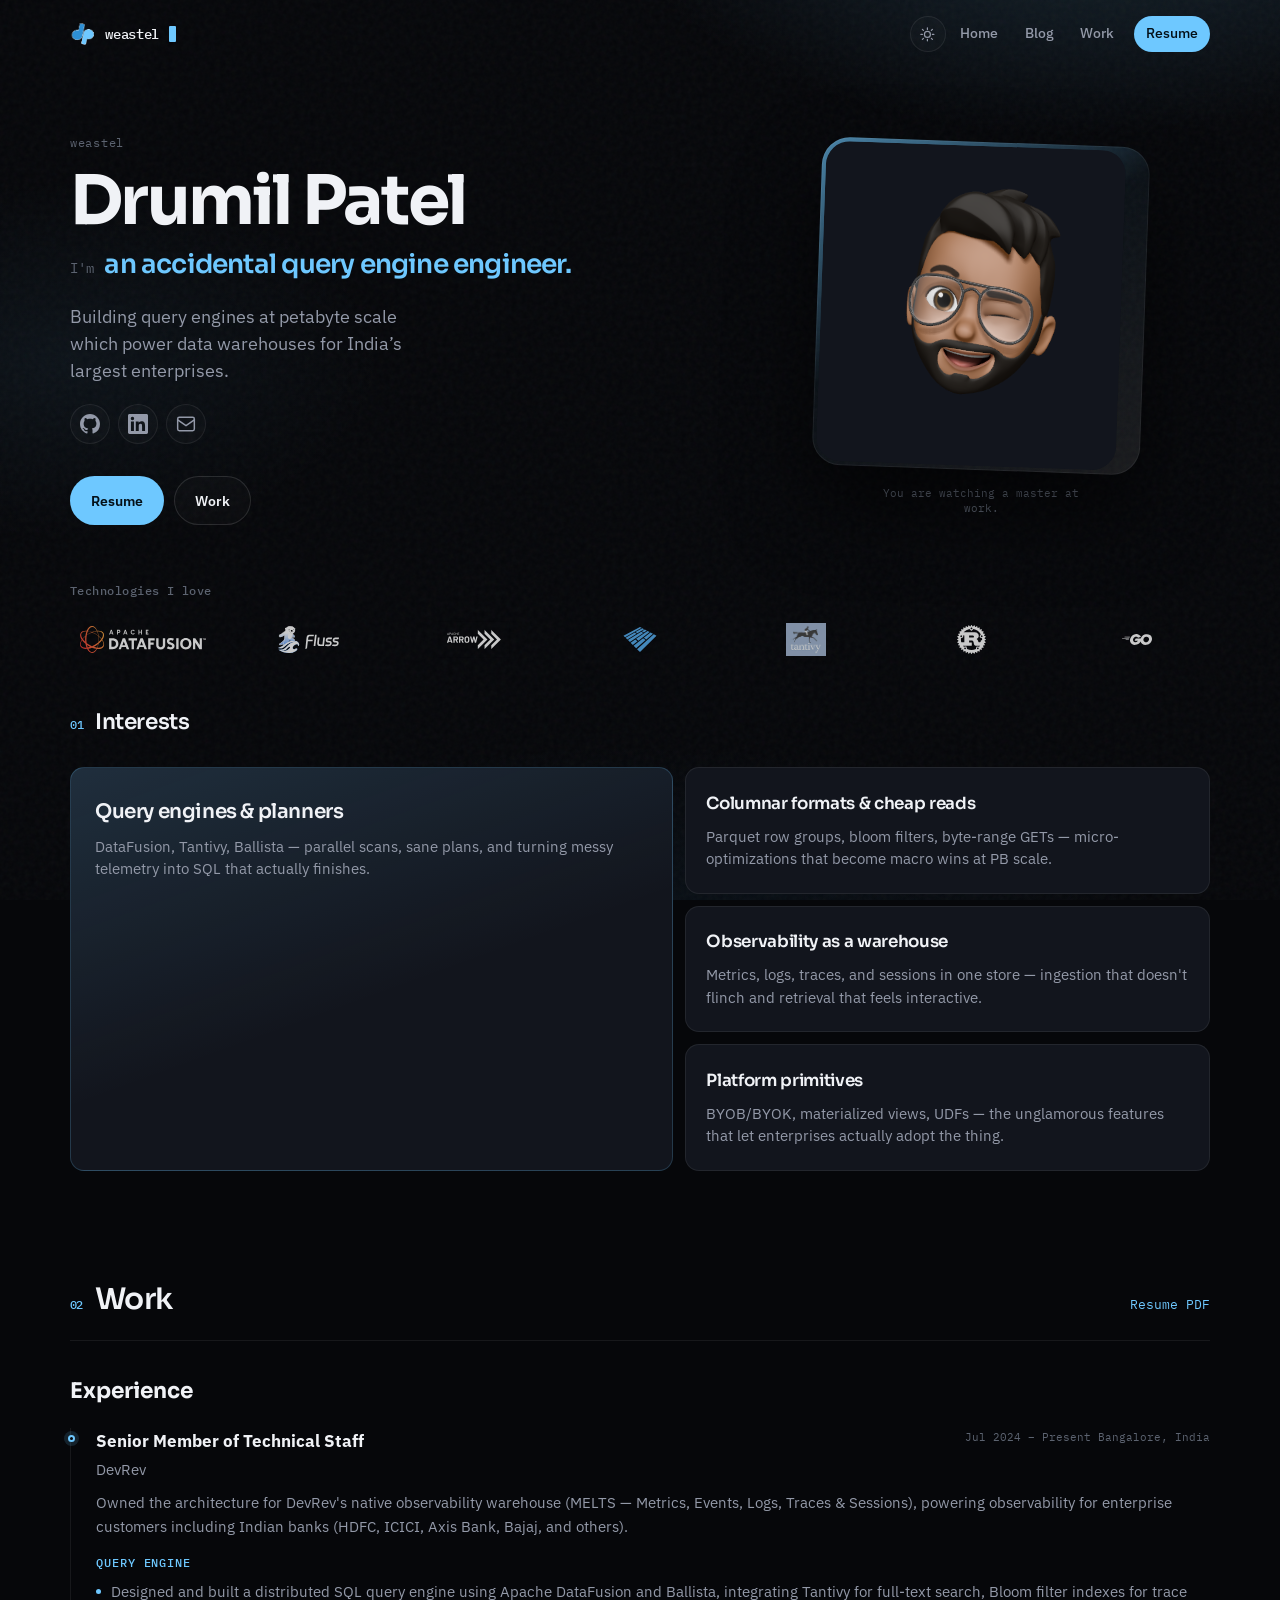
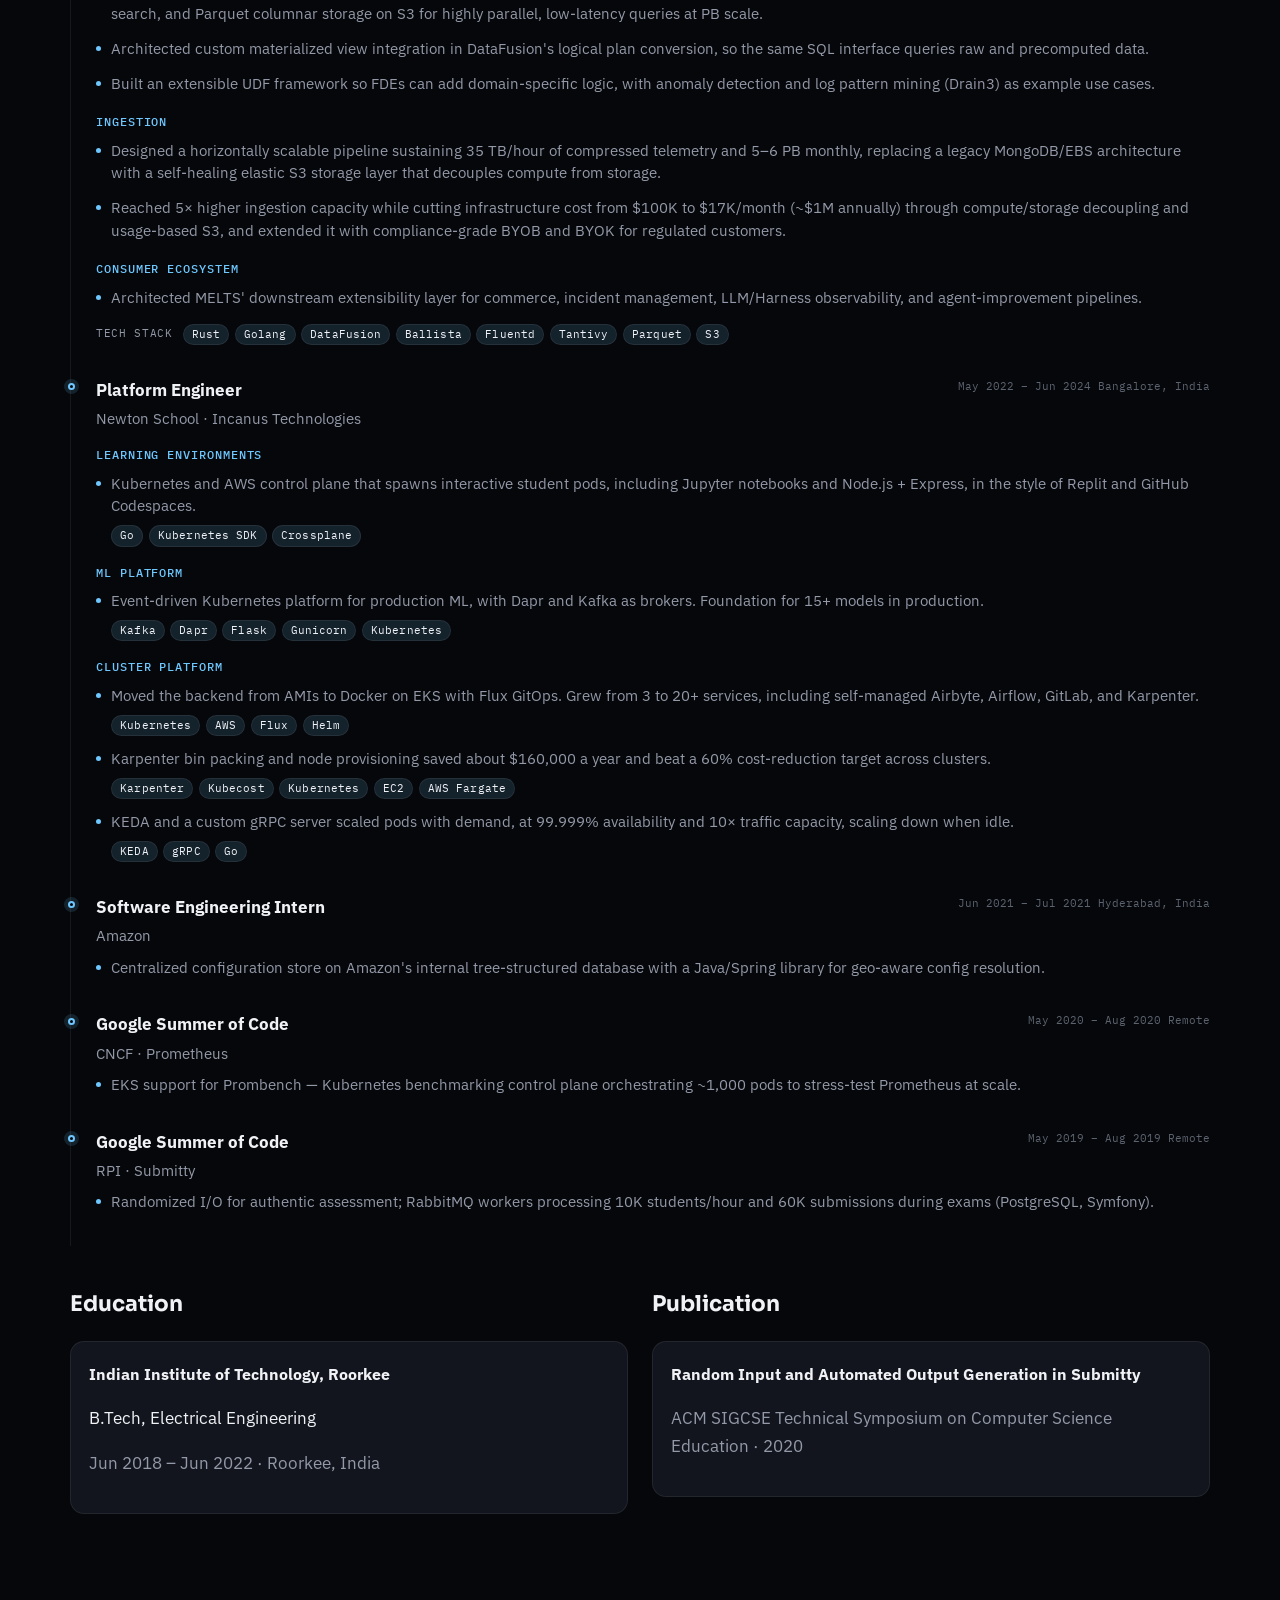
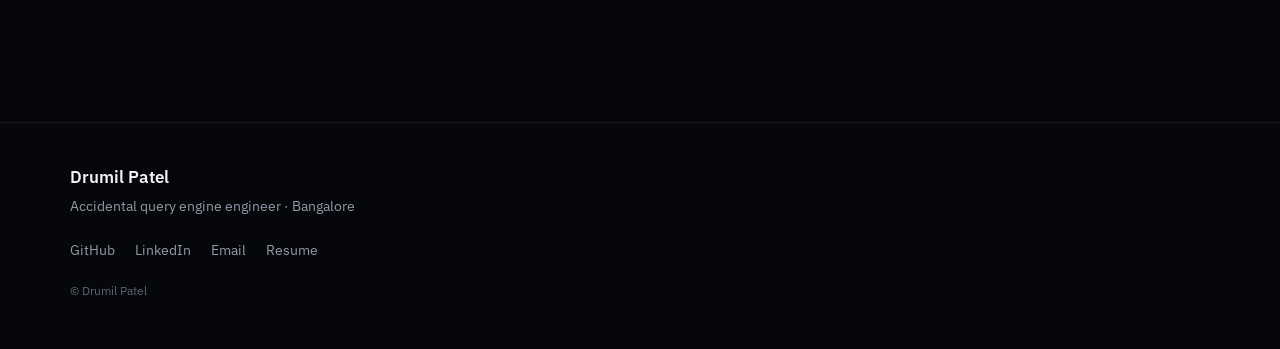
<file: index.html>
<!DOCTYPE html>
<html lang="en">
<head>
  <meta charset="utf-8">
<meta name="viewport" content="width=device-width, initial-scale=1">
<script>
  (function () {
    var key = "weastel-theme";
    try {
      var stored = localStorage.getItem(key);
      if (stored === "light" || stored === "dark") {
        document.documentElement.setAttribute("data-theme", stored);
      }
    } catch (e) {}
  })();
</script>
<title>Drumil Patel · weastel</title>
<meta name="description" content="Building query engines at petabyte scale which power data warehouses for India’s largest enterprises.">
<link rel="canonical" href="https://weastel.github.io/">
<meta property="og:title" content="Drumil Patel">
<meta property="og:description" content="Building query engines at petabyte scale which power data warehouses for India’s largest enterprises.">
<meta property="og:type" content="website">
<meta property="og:url" content="https://weastel.github.io/">
<meta name="twitter:card" content="summary">
<link rel="preconnect" href="https://fonts.googleapis.com">
<link rel="preconnect" href="https://fonts.gstatic.com" crossorigin>
<link href="https://fonts.googleapis.com/css2?family=IBM+Plex+Mono:wght@400;500&family=IBM+Plex+Sans:wght@400;500;600&family=Sora:wght@500;600;700&display=swap" rel="stylesheet">
<link id="site-favicon-ico"
      rel="icon"
      href="/favicon.ico"
      sizes="any"
      data-icon-dark="/favicon.ico"
      data-icon-light="/favicon-warm.ico">
<link id="site-favicon-svg"
      rel="icon"
      href="/favicon.svg"
      type="image/svg+xml"
      data-icon-dark="/favicon.svg"
      data-icon-light="/favicon-warm.svg">
<script>
  (function () {
    var root = document.documentElement;
    var isLight = root.getAttribute("data-theme") === "light";
    var ico = document.getElementById("site-favicon-ico");
    var svg = document.getElementById("site-favicon-svg");
    if (!ico && !svg) return;
    if (isLight) {
      if (ico && ico.dataset.iconLight) ico.href = ico.dataset.iconLight;
      if (svg && svg.dataset.iconLight) svg.href = svg.dataset.iconLight;
    }
  })();
</script>
<link rel="stylesheet" href="/assets/css/site.css">
<script src="/assets/js/site.js" defer></script>

</head>
<body class="site is-loading">
  <div class="site-loader" id="site-loader" aria-hidden="true">
  <div class="ambient" aria-hidden="true"></div>
  <div class="site-loader__stage">
    <svg class="site-loader__mark" viewBox="0 0 256 242" xmlns="http://www.w3.org/2000/svg" role="img" aria-label="">
      <defs>
        <clipPath id="loader-clip-d">
          <rect x="0" y="0" width="132" height="242" />
        </clipPath>
        <clipPath id="loader-clip-p">
          <rect x="124" y="0" width="132" height="242" />
        </clipPath>
      </defs>
      <g class="site-loader__part site-loader__part--d" clip-path="url(#loader-clip-d)">
        <image class="loader-mark loader-mark--dark" href="/brand/weastel-dp-blue.png" width="256" height="242" />
        <image class="loader-mark loader-mark--light" href="/brand/weastel-dp-warm.png" width="256" height="242" />
      </g>
      <g class="site-loader__part site-loader__part--p" clip-path="url(#loader-clip-p)">
        <image class="loader-mark loader-mark--dark" href="/brand/weastel-dp-blue.png" width="256" height="242" />
        <image class="loader-mark loader-mark--light" href="/brand/weastel-dp-warm.png" width="256" height="242" />
      </g>
      <line class="site-loader__spark" x1="128" y1="96" x2="128" y2="146" pathLength="1" />
    </svg>
  </div>
</div>

  <a class="skip-link" href="#main">Skip to content</a>
  <header class="topbar" data-header>
  <div class="shell topbar__inner">
    <a class="topbar__brand" href="/">
      <span class="topbar__mark-wrap" aria-hidden="true">
  <img class="topbar__mark topbar__mark--dark"
       src="/brand/weastel-dp-blue-tilt.png"
       width="64"
       height="61"
       alt="">
  <img class="topbar__mark topbar__mark--light"
       src="/brand/weastel-dp-warm-tilt.png"
       width="64"
       height="61"
       alt="">
</span>

      <span>weastel</span><span class="topbar__cursor" aria-hidden="true"></span>
    </a>
    <nav class="topbar__nav" aria-label="Primary">
      <button type="button" class="topbar__theme" data-theme-toggle aria-pressed="false" aria-label="Switch to light mode">
        <svg class="theme-icon theme-icon--sun" viewBox="0 0 24 24" fill="none" stroke="currentColor" stroke-width="1.75" stroke-linecap="round" aria-hidden="true">
          <circle cx="12" cy="12" r="4.25"/>
          <path d="M12 2.75v2.1M12 19.15v2.1M4.86 4.86l1.48 1.48M17.66 17.66l1.48 1.48M2.75 12h2.1M19.15 12h2.1M4.86 19.14l1.48-1.48M17.66 6.34l1.48-1.48"/>
        </svg>
        <svg class="theme-icon theme-icon--moon" viewBox="0 0 24 24" fill="none" stroke="currentColor" stroke-width="1.75" stroke-linecap="round" aria-hidden="true">
          <path d="M20.5 14.2A8.5 8.5 0 0 1 9.8 3.5 7 7 0 1 0 20.5 14.2Z"/>
        </svg>
      </button>
      
        <a class="topbar__link"
           href="/"
           >
          Home
        </a>
      
        <a class="topbar__link"
           href="/blog/"
           >
          Blog
        </a>
      
        <a class="topbar__link"
           href="/work/"
           >
          Work
        </a>
      
        <a class="topbar__link topbar__link--cta"
           href="/Drumil_resume.pdf"
           download>
          Resume
        </a>
      
    </nav>
  </div>
</header>
<div class="ambient" aria-hidden="true"></div>

  <main class="main" id="main">
    
<div class="home">
  <section class="stage reveal" data-reveal>
    <div class="stage__grid">
      <div class="stage__copy">
        <p class="stage__kicker">weastel</p>
        <h1 class="stage__name">Drumil Patel</h1>
        <p class="stage__identity">
          <span class="stage__identity-label">I'm</span>
          <span class="stage__identity-line">an accidental query engine engineer.</span>
        </p>
        <p class="stage__lead">Building query engines at petabyte scale which power data warehouses for India’s largest enterprises.</p>
        <ul class="icon-row">
  
  <li>
    <a class="icon-btn" href="https://github.com/weastel" target="_blank" rel="noopener noreferrer" aria-label="GitHub @weastel">
      <svg width="20" height="20" viewBox="0 0 24 24" fill="currentColor" aria-hidden="true"><path d="M12 0C5.37 0 0 5.37 0 12c0 5.31 3.435 9.795 8.205 11.385.6.105.825-.255.825-.57 0-.285-.015-1.23-.015-2.235-3.015.555-3.795-.735-4.035-1.41-.135-.345-.72-1.41-1.23-1.695-.42-.225-1.02-.78-.015-.795.945-.015 1.62.87 1.845 1.23 1.08 1.815 2.805 1.305 3.495.99.105-.78.42-1.305.765-1.605-2.67-.3-5.46-1.335-5.46-5.925 0-1.305.465-2.385 1.23-3.225-.12-.3-.54-1.53.12-3.18 0 0 1.005-.315 3.3 1.23.96-.27 1.98-.405 3-.405s2.04.135 3 .405c2.295-1.56 3.3-1.23 3.3-1.23.66 1.65.24 2.88.12 3.18.765.84 1.23 1.905 1.23 3.225 0 4.605-2.805 5.625-5.475 5.925.435.375.81 1.095.81 2.22 0 1.605-.015 2.895-.015 3.3 0 .315.225.69.825.57A12.02 12.02 0 0 0 24 12c0-6.63-5.37-12-12-12z"/></svg>
    </a>
  </li>
  
  
  <li>
    <a class="icon-btn" href="https://www.linkedin.com/in/drumil-patel-weastel/" target="_blank" rel="noopener noreferrer" aria-label="LinkedIn @drumil-patel-weastel">
      <svg width="20" height="20" viewBox="0 0 24 24" fill="currentColor" aria-hidden="true"><path d="M20.447 20.452h-3.554v-5.569c0-1.328-.027-3.037-1.852-3.037-1.853 0-2.136 1.445-2.136 2.939v5.667H9.351V9h3.414v1.561h.046c.477-.9 1.637-1.85 3.37-1.85 3.601 0 4.267 2.37 4.267 5.455v6.286zM5.337 7.433a2.062 2.062 0 0 1-2.063-2.065 2.064 2.064 0 1 1 4.126 0 2.062 2.062 0 0 1-2.063 2.065zm1.782 13.019H3.555V9h3.564v11.452zM22.225 0H1.771C.792 0 0 .774 0 1.729v20.542C0 23.227.792 24 1.771 24h20.451C23.2 24 24 23.227 24 22.271V1.729C24 .774 23.2 0 22.222 0h.003z"/></svg>
    </a>
  </li>
  
  
  <li>
    <a class="icon-btn" href="mailto:drumilpatel720@gmail.com" aria-label="Email drumilpatel720@gmail.com">
      <svg width="20" height="20" viewBox="0 0 24 24" fill="none" stroke="currentColor" stroke-width="1.75" stroke-linecap="round" stroke-linejoin="round" aria-hidden="true"><rect x="2" y="4" width="20" height="16" rx="2"/><path d="m2 7 10 7 10-7"/></svg>
    </a>
  </li>
  
</ul>

        <div class="stage__actions">
          
          <a class="btn btn--fill"
             href="/Drumil_resume.pdf"
             
             download>
            Resume
          </a>
          
          <a class="btn btn--line"
             href="#work"
             
             >
            Work
          </a>
          
        </div>
      </div>
      <aside class="stage__visual">
        <button type="button"
                class="stage__photo stage__photo--playful"
                data-playful-avatar
                aria-label="Memoji — hover to bounce, hold hover for confetti">
          <img src="/images/Memoji2.png" alt="Drumil Patel — memoji avatar" width="320" height="320" loading="eager">
        </button>
        
        <p class="stage__caption">You are watching a master at work.</p>
        
      </aside>
    </div>
    
<div class="stack reveal" data-reveal aria-labelledby="stack-title">
  <h2 class="stack__title" id="stack-title">Technologies I love</h2>
  <ul class="stack__grid">
    
    <li class="stack__cell">
      <a class="stack__link"
         href="https://datafusion.apache.org/"
         target="_blank"
         rel="noopener noreferrer"
         aria-describedby="stack-tip-1"
         aria-label="Apache DataFusion. The brain for my compute engines.">
        <img class="stack__logo"
             src="/assets/logos/datafusion.svg"
             alt=""
             width="120"
             height="32"
             loading="lazy">
        
        <span class="stack__tip" id="stack-tip-1" role="tooltip">The brain for my compute engines.</span>
        
      </a>
    </li>
    
    <li class="stack__cell">
      <a class="stack__link"
         href="https://fluss.apache.org/"
         target="_blank"
         rel="noopener noreferrer"
         aria-describedby="stack-tip-2"
         aria-label="Apache Fluss. Streams that finally behave like tables.">
        <img class="stack__logo"
             src="/assets/logos/fluss.svg"
             alt=""
             width="120"
             height="32"
             loading="lazy">
        
        <span class="stack__tip" id="stack-tip-2" role="tooltip">Streams that finally behave like tables.</span>
        
      </a>
    </li>
    
    <li class="stack__cell">
      <a class="stack__link"
         href="https://arrow.apache.org/"
         target="_blank"
         rel="noopener noreferrer"
         aria-describedby="stack-tip-3"
         aria-label="Apache Arrow. Columnar memory. Zero-copy bragging rights.">
        <img class="stack__logo stack__logo--lg"
             src="/assets/logos/arrow.svg"
             alt=""
             width="120"
             height="32"
             loading="lazy">
        
        <span class="stack__tip" id="stack-tip-3" role="tooltip">Columnar memory. Zero-copy bragging rights.</span>
        
      </a>
    </li>
    
    <li class="stack__cell">
      <a class="stack__link"
         href="https://parquet.apache.org/"
         target="_blank"
         rel="noopener noreferrer"
         aria-describedby="stack-tip-4"
         aria-label="Apache Parquet. Cheap reads at PB scale. Bloom filters included.">
        <img class="stack__logo stack__logo--lg"
             src="/assets/logos/parquet.svg"
             alt=""
             width="120"
             height="32"
             loading="lazy">
        
        <span class="stack__tip" id="stack-tip-4" role="tooltip">Cheap reads at PB scale. Bloom filters included.</span>
        
      </a>
    </li>
    
    <li class="stack__cell">
      <a class="stack__link"
         href="https://github.com/quickwit-oss/tantivy"
         target="_blank"
         rel="noopener noreferrer"
         aria-describedby="stack-tip-5"
         aria-label="Tantivy. Full-text search that keeps up with the warehouse.">
        <img class="stack__logo stack__logo--tantivy"
             src="/assets/logos/tantivy.png"
             alt=""
             width="120"
             height="32"
             loading="lazy">
        
        <span class="stack__tip" id="stack-tip-5" role="tooltip">Full-text search that keeps up with the warehouse.</span>
        
      </a>
    </li>
    
    <li class="stack__cell">
      <a class="stack__link"
         href="https://www.rust-lang.org/"
         target="_blank"
         rel="noopener noreferrer"
         aria-describedby="stack-tip-6"
         aria-label="Rust. Compile-time nagging. Fewer 3 a.m. pages.">
        <img class="stack__logo stack__logo--mark"
             src="/assets/logos/rust.svg"
             alt=""
             width="120"
             height="32"
             loading="lazy">
        
        <span class="stack__tip" id="stack-tip-6" role="tooltip">Compile-time nagging. Fewer 3 a.m. pages.</span>
        
      </a>
    </li>
    
    <li class="stack__cell">
      <a class="stack__link"
         href="https://go.dev/"
         target="_blank"
         rel="noopener noreferrer"
         aria-describedby="stack-tip-7"
         aria-label="Go. Boring control planes. Fast on purpose.">
        <img class="stack__logo stack__logo--mark"
             src="/assets/logos/go.svg"
             alt=""
             width="120"
             height="32"
             loading="lazy">
        
        <span class="stack__tip" id="stack-tip-7" role="tooltip">Boring control planes. Fast on purpose.</span>
        
      </a>
    </li>
    
  </ul>
</div>


  </section>

  

  <section class="block reveal" data-reveal>
    <div class="block__label"><span>01</span> Interests</div>
    <div class="tiles">
      
      <article class="tile tile--feature">
        <h3>Query engines &amp; planners</h3>
        <p>DataFusion, Tantivy, Ballista — parallel scans, sane plans, and turning messy telemetry into SQL that actually finishes.</p>
      </article>
      
      <article class="tile">
        <h3>Columnar formats &amp; cheap reads</h3>
        <p>Parquet row groups, bloom filters, byte-range GETs — micro-optimizations that become macro wins at PB scale.</p>
      </article>
      
      <article class="tile">
        <h3>Observability as a warehouse</h3>
        <p>Metrics, logs, traces, and sessions in one store — ingestion that doesn&#39;t flinch and retrieval that feels interactive.</p>
      </article>
      
      <article class="tile">
        <h3>Platform primitives</h3>
        <p>BYOB/BYOK, materialized views, UDFs — the unglamorous features that let enterprises actually adopt the thing.</p>
      </article>
      
    </div>
  </section>

  <section class="block reveal" id="work" data-reveal>
    <div class="block__head">
      <div class="block__label block__label--lg"><span>02</span> Work</div>
      <a class="link-arrow" href="/Drumil_resume.pdf" download>Resume PDF</a>
    </div>
    <div class="home-work">
      

<section class="section">
  <div class="section-head">
    <h2>Experience</h2>
  </div>
  <ol class="timeline">
    
    <li class="timeline-item">
      <div class="timeline-marker" aria-hidden="true"></div>
      <div class="timeline-body">
        <header class="timeline-header">
          <div>
            <h3>Senior Member of Technical Staff</h3>
            <p class="timeline-company">DevRev</p>
          </div>
          <div class="timeline-meta">
            <span>Jul 2024 – Present</span>
            <span>Bangalore, India</span>
          </div>
        </header>
        
        <p class="timeline-summary">Owned the architecture for DevRev&#39;s native observability warehouse (MELTS — Metrics, Events, Logs, Traces &amp; Sessions), powering observability for enterprise customers including Indian banks (HDFC, ICICI, Axis Bank, Bajaj, and others).</p>
        
        
        <div class="timeline-sections">
          
          <div class="timeline-section">
            <h4>Query Engine</h4>
            <ul class="timeline-bullets">
              
              
<li>
  
  Designed and built a distributed SQL query engine using Apache DataFusion and Ballista, integrating Tantivy for full-text search, Bloom filter indexes for trace search, and Parquet columnar storage on S3 for highly parallel, low-latency queries at PB scale.
  
</li>

              
              
<li>
  
  Architected custom materialized view integration in DataFusion&#39;s logical plan conversion, so the same SQL interface queries raw and precomputed data.
  
</li>

              
              
<li>
  
  Built an extensible UDF framework so FDEs can add domain-specific logic, with anomaly detection and log pattern mining (Drain3) as example use cases.
  
</li>

              
            </ul>
          </div>
          
          <div class="timeline-section">
            <h4>Ingestion</h4>
            <ul class="timeline-bullets">
              
              
<li>
  
  Designed a horizontally scalable pipeline sustaining 35 TB/hour of compressed telemetry and 5–6 PB monthly, replacing a legacy MongoDB/EBS architecture with a self-healing elastic S3 storage layer that decouples compute from storage.
  
</li>

              
              
<li>
  
  Reached 5× higher ingestion capacity while cutting infrastructure cost from $100K to $17K/month (~$1M annually) through compute/storage decoupling and usage-based S3, and extended it with compliance-grade BYOB and BYOK for regulated customers.
  
</li>

              
            </ul>
          </div>
          
          <div class="timeline-section">
            <h4>Consumer Ecosystem</h4>
            <ul class="timeline-bullets">
              
              
<li>
  
  Architected MELTS&#39; downstream extensibility layer for commerce, incident management, LLM/Harness observability, and agent-improvement pipelines.
  
</li>

              
            </ul>
          </div>
          
        </div>
        
        
        
        <p class="timeline-stack"><span class="timeline-stack__label">Tech stack</span>
          
          <span class="point-stack">
            <span>Rust</span><span>Golang</span><span>DataFusion</span><span>Ballista</span><span>Fluentd</span><span>Tantivy</span><span>Parquet</span><span>S3</span>
          </span>
          
        </p>
        
      </div>
    </li>
    
    <li class="timeline-item">
      <div class="timeline-marker" aria-hidden="true"></div>
      <div class="timeline-body">
        <header class="timeline-header">
          <div>
            <h3>Platform Engineer</h3>
            <p class="timeline-company">Newton School · Incanus Technologies</p>
          </div>
          <div class="timeline-meta">
            <span>May 2022 – Jun 2024</span>
            <span>Bangalore, India</span>
          </div>
        </header>
        
        
        <div class="timeline-sections">
          
          <div class="timeline-section">
            <h4>Learning environments</h4>
            <ul class="timeline-bullets">
              
              
<li>
  
  Kubernetes and AWS control plane that spawns interactive student pods, including Jupyter notebooks and Node.js + Express, in the style of Replit and GitHub Codespaces.
  
  <span class="point-stack">
    <span>Go</span><span>Kubernetes SDK</span><span>Crossplane</span>
  </span>
  
  
</li>

              
            </ul>
          </div>
          
          <div class="timeline-section">
            <h4>ML platform</h4>
            <ul class="timeline-bullets">
              
              
<li>
  
  Event-driven Kubernetes platform for production ML, with Dapr and Kafka as brokers. Foundation for 15+ models in production.
  
  <span class="point-stack">
    <span>Kafka</span><span>Dapr</span><span>Flask</span><span>Gunicorn</span><span>Kubernetes</span>
  </span>
  
  
</li>

              
            </ul>
          </div>
          
          <div class="timeline-section">
            <h4>Cluster platform</h4>
            <ul class="timeline-bullets">
              
              
<li>
  
  Moved the backend from AMIs to Docker on EKS with Flux GitOps. Grew from 3 to 20+ services, including self-managed Airbyte, Airflow, GitLab, and Karpenter.
  
  <span class="point-stack">
    <span>Kubernetes</span><span>AWS</span><span>Flux</span><span>Helm</span>
  </span>
  
  
</li>

              
              
<li>
  
  Karpenter bin packing and node provisioning saved about $160,000 a year and beat a 60% cost-reduction target across clusters.
  
  <span class="point-stack">
    <span>Karpenter</span><span>Kubecost</span><span>Kubernetes</span><span>EC2</span><span>AWS Fargate</span>
  </span>
  
  
</li>

              
              
<li>
  
  KEDA and a custom gRPC server scaled pods with demand, at 99.999% availability and 10× traffic capacity, scaling down when idle.
  
  <span class="point-stack">
    <span>KEDA</span><span>gRPC</span><span>Go</span>
  </span>
  
  
</li>

              
            </ul>
          </div>
          
        </div>
        
        
        
      </div>
    </li>
    
    <li class="timeline-item">
      <div class="timeline-marker" aria-hidden="true"></div>
      <div class="timeline-body">
        <header class="timeline-header">
          <div>
            <h3>Software Engineering Intern</h3>
            <p class="timeline-company">Amazon</p>
          </div>
          <div class="timeline-meta">
            <span>Jun 2021 – Jul 2021</span>
            <span>Hyderabad, India</span>
          </div>
        </header>
        
        
        
        <ul class="timeline-bullets timeline-bullets--root">
          
          
<li>
  
  Centralized configuration store on Amazon&#39;s internal tree-structured database with a Java/Spring library for geo-aware config resolution.
  
</li>

          
        </ul>
        
        
      </div>
    </li>
    
    <li class="timeline-item">
      <div class="timeline-marker" aria-hidden="true"></div>
      <div class="timeline-body">
        <header class="timeline-header">
          <div>
            <h3>Google Summer of Code</h3>
            <p class="timeline-company">CNCF · Prometheus</p>
          </div>
          <div class="timeline-meta">
            <span>May 2020 – Aug 2020</span>
            <span>Remote</span>
          </div>
        </header>
        
        
        
        <ul class="timeline-bullets timeline-bullets--root">
          
          
<li>
  
  EKS support for Prombench — Kubernetes benchmarking control plane orchestrating ~1,000 pods to stress-test Prometheus at scale.
  
</li>

          
        </ul>
        
        
      </div>
    </li>
    
    <li class="timeline-item">
      <div class="timeline-marker" aria-hidden="true"></div>
      <div class="timeline-body">
        <header class="timeline-header">
          <div>
            <h3>Google Summer of Code</h3>
            <p class="timeline-company">RPI · Submitty</p>
          </div>
          <div class="timeline-meta">
            <span>May 2019 – Aug 2019</span>
            <span>Remote</span>
          </div>
        </header>
        
        
        
        <ul class="timeline-bullets timeline-bullets--root">
          
          
<li>
  
  Randomized I/O for authentic assessment; RabbitMQ workers processing 10K students/hour and 60K submissions during exams (PostgreSQL, Symfony).
  
</li>

          
        </ul>
        
        
      </div>
    </li>
    
  </ol>
</section>

<section class="section section-split">
  <div class="split-block">
    <div class="section-head"><h2>Education</h2></div>
    <div class="edu-card">
      <h3><a href="https://iitr.ac.in/" target="_blank" rel="noopener noreferrer">Indian Institute of Technology, Roorkee</a></h3>
      <p>B.Tech, Electrical Engineering</p>
      <p class="muted">Jun 2018 – Jun 2022 · Roorkee, India</p>
    </div>
  </div>
  <div class="split-block">
    <div class="section-head"><h2>Publication</h2></div>
    
    <div class="pub-card">
      <h3><a href="/2020_SIGCSE.pdf">Random Input and Automated Output Generation in Submitty</a></h3>
      <p class="muted">ACM SIGCSE Technical Symposium on Computer Science Education · 2020</p>
    </div>
    
  </div>
</section>

    </div>
  </section>
</div>

  </main>
  <footer class="foot">
  <div class="shell foot__grid">
    <div class="foot__brand">
      <p class="foot__name">Drumil Patel</p>
      <p class="foot__tag">Accidental query engine engineer · Bangalore</p>
    </div>
    <div class="foot__links">
      
      <a href="https://github.com/weastel" rel="noopener noreferrer" target="_blank">GitHub</a>
      
      
      <a href="https://www.linkedin.com/in/drumil-patel-weastel/" rel="noopener noreferrer" target="_blank">LinkedIn</a>
      
      
      <a href="mailto:drumilpatel720@gmail.com">Email</a>
      
      <a href="/Drumil_resume.pdf">Resume</a>
    </div>
    <p class="foot__fine">© Drumil Patel</p>
  </div>
</footer>

</body>
</html>
</file>
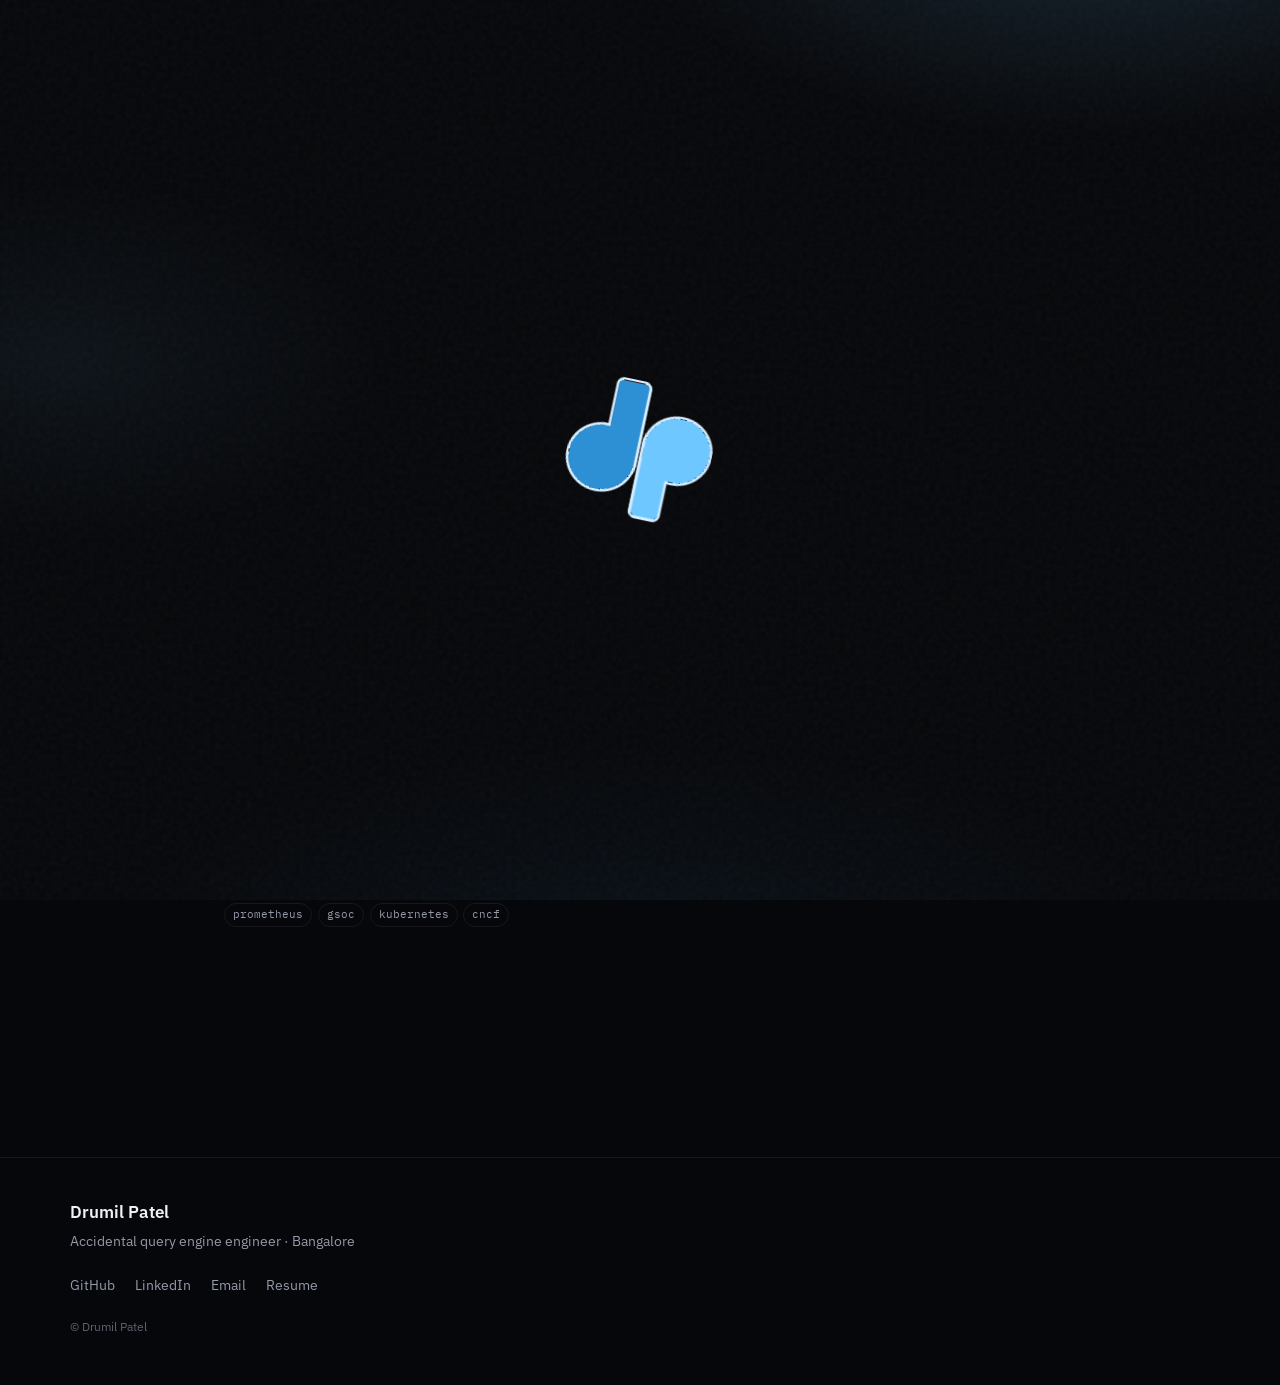
<file: blog/index.html>
<!DOCTYPE html>
<html lang="en">
<head>
  <meta charset="utf-8">
<meta name="viewport" content="width=device-width, initial-scale=1">
<script>
  (function () {
    var key = "weastel-theme";
    try {
      var stored = localStorage.getItem(key);
      if (stored === "light" || stored === "dark") {
        document.documentElement.setAttribute("data-theme", stored);
      }
    } catch (e) {}
  })();
</script>
<title>Blog · weastel</title>
<meta name="description" content="Writing grouped by topic — databases, systems, and notes.">
<link rel="canonical" href="https://weastel.github.io/blog/">
<meta property="og:title" content="Blog">
<meta property="og:description" content="Writing grouped by topic — databases, systems, and notes.">
<meta property="og:type" content="website">
<meta property="og:url" content="https://weastel.github.io/blog/">
<meta name="twitter:card" content="summary">
<link rel="preconnect" href="https://fonts.googleapis.com">
<link rel="preconnect" href="https://fonts.gstatic.com" crossorigin>
<link href="https://fonts.googleapis.com/css2?family=IBM+Plex+Mono:wght@400;500&family=IBM+Plex+Sans:wght@400;500;600&family=Sora:wght@500;600;700&display=swap" rel="stylesheet">
<link id="site-favicon-ico"
      rel="icon"
      href="/favicon.ico"
      sizes="any"
      data-icon-dark="/favicon.ico"
      data-icon-light="/favicon-warm.ico">
<link id="site-favicon-svg"
      rel="icon"
      href="/favicon.svg"
      type="image/svg+xml"
      data-icon-dark="/favicon.svg"
      data-icon-light="/favicon-warm.svg">
<script>
  (function () {
    var root = document.documentElement;
    var isLight = root.getAttribute("data-theme") === "light";
    var ico = document.getElementById("site-favicon-ico");
    var svg = document.getElementById("site-favicon-svg");
    if (!ico && !svg) return;
    if (isLight) {
      if (ico && ico.dataset.iconLight) ico.href = ico.dataset.iconLight;
      if (svg && svg.dataset.iconLight) svg.href = svg.dataset.iconLight;
    }
  })();
</script>
<link rel="stylesheet" href="/assets/css/site.css">
<script src="/assets/js/site.js" defer></script>

</head>
<body class="site is-loading">
  <div class="site-loader" id="site-loader" aria-hidden="true">
  <div class="ambient" aria-hidden="true"></div>
  <div class="site-loader__stage">
    <svg class="site-loader__mark" viewBox="0 0 256 242" xmlns="http://www.w3.org/2000/svg" role="img" aria-label="">
      <defs>
        <clipPath id="loader-clip-d">
          <rect x="0" y="0" width="132" height="242" />
        </clipPath>
        <clipPath id="loader-clip-p">
          <rect x="124" y="0" width="132" height="242" />
        </clipPath>
      </defs>
      <g class="site-loader__part site-loader__part--d" clip-path="url(#loader-clip-d)">
        <image class="loader-mark loader-mark--dark" href="/brand/weastel-dp-blue.png" width="256" height="242" />
        <image class="loader-mark loader-mark--light" href="/brand/weastel-dp-warm.png" width="256" height="242" />
      </g>
      <g class="site-loader__part site-loader__part--p" clip-path="url(#loader-clip-p)">
        <image class="loader-mark loader-mark--dark" href="/brand/weastel-dp-blue.png" width="256" height="242" />
        <image class="loader-mark loader-mark--light" href="/brand/weastel-dp-warm.png" width="256" height="242" />
      </g>
      <line class="site-loader__spark" x1="128" y1="96" x2="128" y2="146" pathLength="1" />
    </svg>
  </div>
</div>

  <a class="skip-link" href="#main">Skip to content</a>
  <header class="topbar" data-header>
  <div class="shell topbar__inner">
    <a class="topbar__brand" href="/">
      <span class="topbar__mark-wrap" aria-hidden="true">
  <img class="topbar__mark topbar__mark--dark"
       src="/brand/weastel-dp-blue-tilt.png"
       width="64"
       height="61"
       alt="">
  <img class="topbar__mark topbar__mark--light"
       src="/brand/weastel-dp-warm-tilt.png"
       width="64"
       height="61"
       alt="">
</span>

      <span>weastel</span><span class="topbar__cursor" aria-hidden="true"></span>
    </a>
    <nav class="topbar__nav" aria-label="Primary">
      <button type="button" class="topbar__theme" data-theme-toggle aria-pressed="false" aria-label="Switch to light mode">
        <svg class="theme-icon theme-icon--sun" viewBox="0 0 24 24" fill="none" stroke="currentColor" stroke-width="1.75" stroke-linecap="round" aria-hidden="true">
          <circle cx="12" cy="12" r="4.25"/>
          <path d="M12 2.75v2.1M12 19.15v2.1M4.86 4.86l1.48 1.48M17.66 17.66l1.48 1.48M2.75 12h2.1M19.15 12h2.1M4.86 19.14l1.48-1.48M17.66 6.34l1.48-1.48"/>
        </svg>
        <svg class="theme-icon theme-icon--moon" viewBox="0 0 24 24" fill="none" stroke="currentColor" stroke-width="1.75" stroke-linecap="round" aria-hidden="true">
          <path d="M20.5 14.2A8.5 8.5 0 0 1 9.8 3.5 7 7 0 1 0 20.5 14.2Z"/>
        </svg>
      </button>
      
        <a class="topbar__link"
           href="/"
           >
          Home
        </a>
      
        <a class="topbar__link"
           href="/blog/"
           >
          Blog
        </a>
      
        <a class="topbar__link"
           href="/work/"
           >
          Work
        </a>
      
        <a class="topbar__link topbar__link--cta"
           href="/Drumil_resume.pdf"
           download>
          Resume
        </a>
      
    </nav>
  </div>
</header>
<div class="ambient" aria-hidden="true"></div>

  <main class="main" id="main">
    
<div class="page-shell page-shell--blog reveal" data-reveal>
  <header class="page-hero page-hero--blog">
    <p class="eyebrow">Writing</p>
    <h1>Blog</h1>
    <p class="section-lede">Posts by topic — pick a lane or read everything.</p>
  </header>

  
  <section class="blog-subsection blog-subsection--page" id="databases">
    <header class="blog-subsection-head">
      <h2>Databases &amp; query engines</h2>
      <p>Columnar storage, SQL at scale, and the craft of fast reads.</p>
    </header>
    
    <p class="blog-subsection__soon">
      Coming soon —
      long-form writing on this topic is on the way.
    </p>
    
  </section>
  
  <section class="blog-subsection blog-subsection--page" id="systems">
    <header class="blog-subsection-head">
      <h2>Systems &amp; open source</h2>
      <p>Infra, observability, and things shipped in public.</p>
    </header>
    
    <ol class="post-list">
      
      <li class="post-list-item">
        <time datetime="2024-03-13">Mar 13, 2024</time>
        <div class="post-list-body">
          <h3><a href="/blog/karpenter-midas-touch/">Karpenter: Midas Touch for K8s Cluster</a></h3>
          
          <p>How Newton School cut EC2 costs ~60% (~$160k/year) by migrating from Cluster Autoscaler to Karpenter on EKS.</p>
          
          
          <ul class="chip-list">
            
            <li>karpenter</li>
            
            <li>kubernetes</li>
            
            <li>eks</li>
            
            <li>aws</li>
            
          </ul>
          
        </div>
      </li>
      
      <li class="post-list-item">
        <time datetime="2023-01-04">Jan 4, 2023</time>
        <div class="post-list-body">
          <h3><a href="/blog/scaling-ec2-to-kubernetes/">Scaling stories — journey from EC2 to Kubernetes</a></h3>
          
          <p>A startup scaling parable — vertical EC2, load balancers, Docker, Jenkins, microservices, and Kubernetes on AWS.</p>
          
          
          <ul class="chip-list">
            
            <li>kubernetes</li>
            
            <li>docker</li>
            
            <li>aws</li>
            
            <li>devops</li>
            
            <li>scaling</li>
            
          </ul>
          
        </div>
      </li>
      
      <li class="post-list-item">
        <time datetime="2020-08-29">Aug 29, 2020</time>
        <div class="post-list-body">
          <h3><a href="/blog/gsoc-prometheus/">GSoC 2020, Prometheus (CNCF)</a></h3>
          
          <p>EKS support for Prombench and Funcbench — making Prometheus test infra work beyond GKE.</p>
          
          
          <ul class="chip-list">
            
            <li>prometheus</li>
            
            <li>gsoc</li>
            
            <li>kubernetes</li>
            
            <li>cncf</li>
            
          </ul>
          
        </div>
      </li>
      
    </ol>
    
  </section>
  
</div>

  </main>
  <footer class="foot">
  <div class="shell foot__grid">
    <div class="foot__brand">
      <p class="foot__name">Drumil Patel</p>
      <p class="foot__tag">Accidental query engine engineer · Bangalore</p>
    </div>
    <div class="foot__links">
      
      <a href="https://github.com/weastel" rel="noopener noreferrer" target="_blank">GitHub</a>
      
      
      <a href="https://www.linkedin.com/in/drumil-patel-weastel/" rel="noopener noreferrer" target="_blank">LinkedIn</a>
      
      
      <a href="mailto:drumilpatel720@gmail.com">Email</a>
      
      <a href="/Drumil_resume.pdf">Resume</a>
    </div>
    <p class="foot__fine">© Drumil Patel</p>
  </div>
</footer>

</body>
</html>
</file>
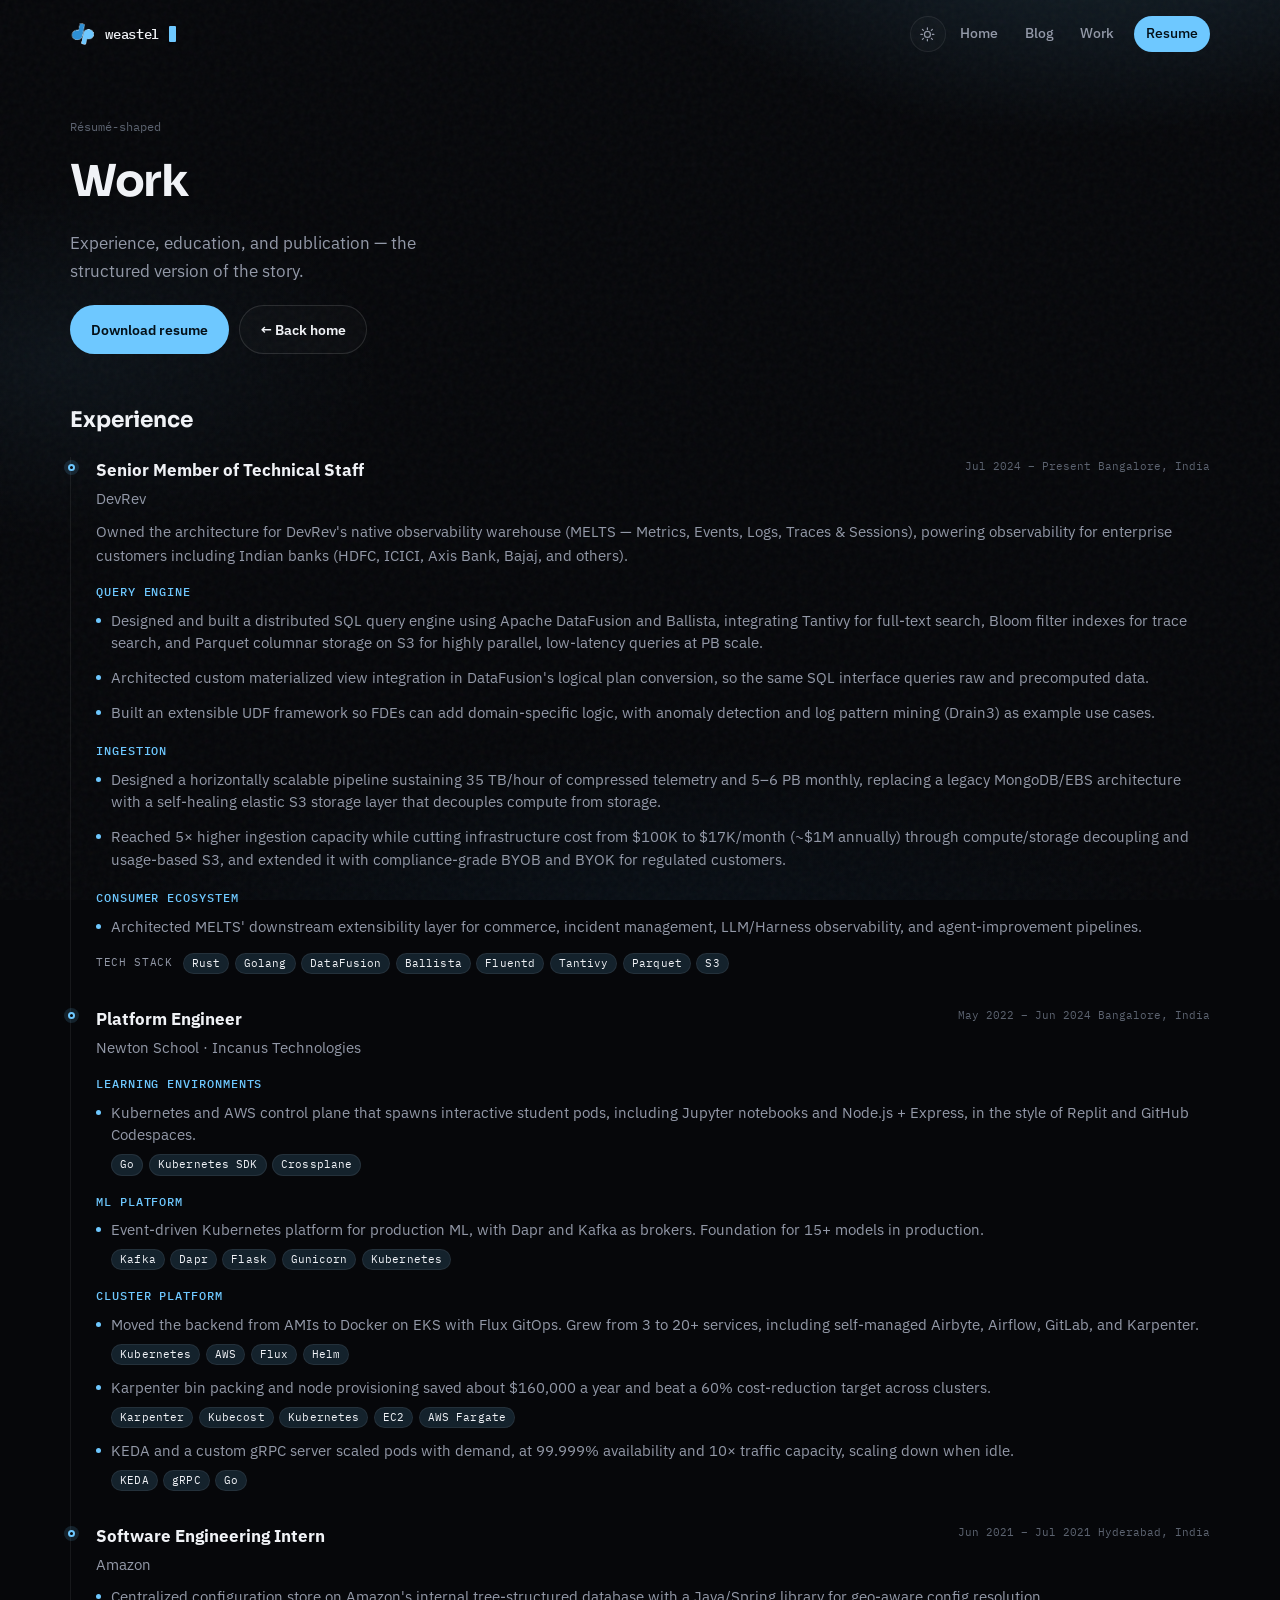
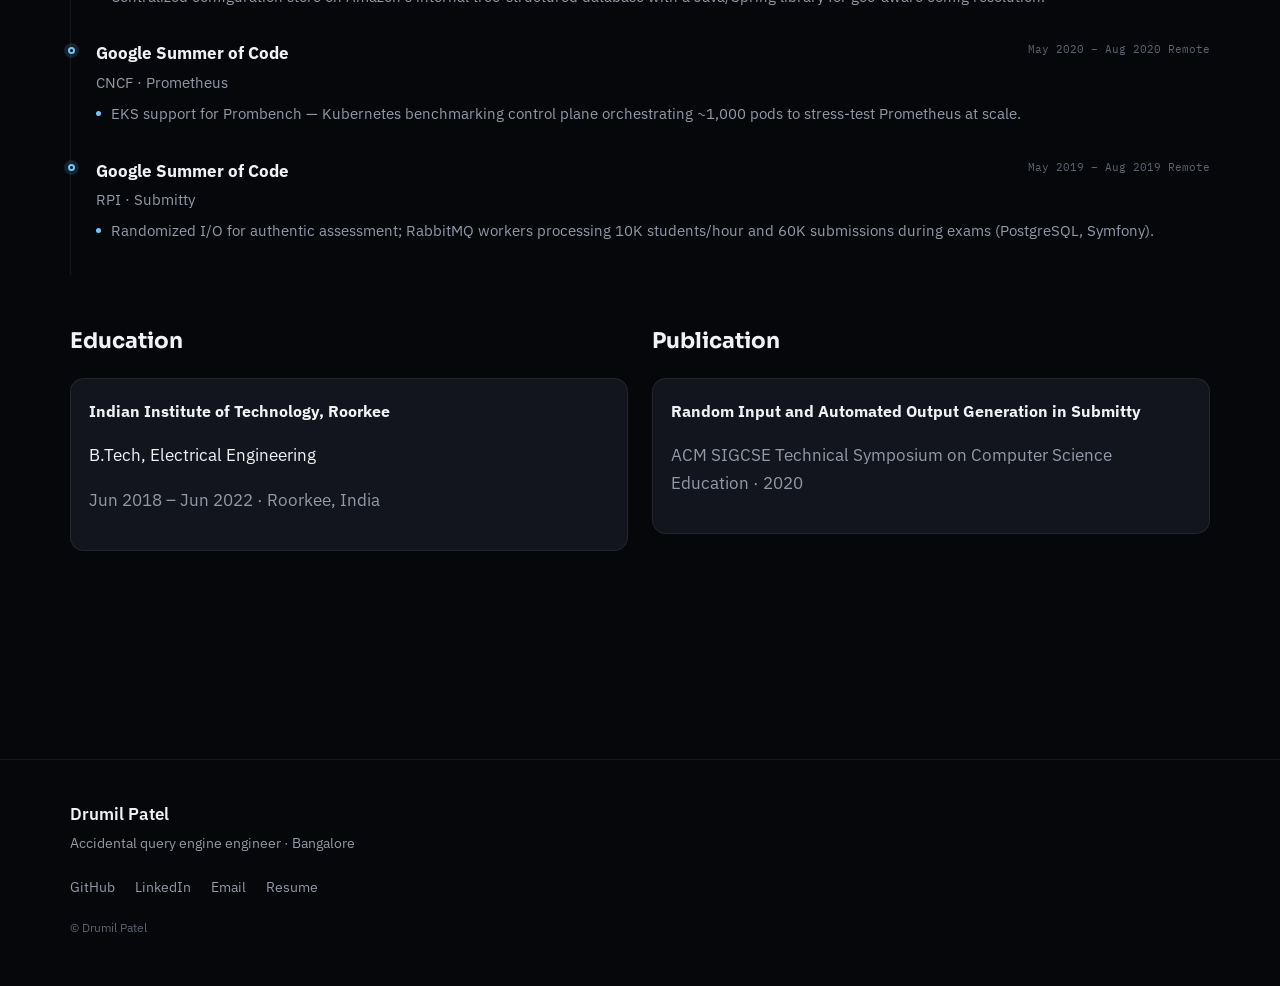
<file: work/index.html>
<!DOCTYPE html>
<html lang="en">
<head>
  <meta charset="utf-8">
<meta name="viewport" content="width=device-width, initial-scale=1">
<script>
  (function () {
    var key = "weastel-theme";
    try {
      var stored = localStorage.getItem(key);
      if (stored === "light" || stored === "dark") {
        document.documentElement.setAttribute("data-theme", stored);
      }
    } catch (e) {}
  })();
</script>
<title>Work · weastel</title>
<meta name="description" content="Experience, education, and publication — the structured version of the story.">
<link rel="canonical" href="https://weastel.github.io/work/">
<meta property="og:title" content="Work">
<meta property="og:description" content="Experience, education, and publication — the structured version of the story.">
<meta property="og:type" content="website">
<meta property="og:url" content="https://weastel.github.io/work/">
<meta name="twitter:card" content="summary">
<link rel="preconnect" href="https://fonts.googleapis.com">
<link rel="preconnect" href="https://fonts.gstatic.com" crossorigin>
<link href="https://fonts.googleapis.com/css2?family=IBM+Plex+Mono:wght@400;500&family=IBM+Plex+Sans:wght@400;500;600&family=Sora:wght@500;600;700&display=swap" rel="stylesheet">
<link id="site-favicon-ico"
      rel="icon"
      href="/favicon.ico"
      sizes="any"
      data-icon-dark="/favicon.ico"
      data-icon-light="/favicon-warm.ico">
<link id="site-favicon-svg"
      rel="icon"
      href="/favicon.svg"
      type="image/svg+xml"
      data-icon-dark="/favicon.svg"
      data-icon-light="/favicon-warm.svg">
<script>
  (function () {
    var root = document.documentElement;
    var isLight = root.getAttribute("data-theme") === "light";
    var ico = document.getElementById("site-favicon-ico");
    var svg = document.getElementById("site-favicon-svg");
    if (!ico && !svg) return;
    if (isLight) {
      if (ico && ico.dataset.iconLight) ico.href = ico.dataset.iconLight;
      if (svg && svg.dataset.iconLight) svg.href = svg.dataset.iconLight;
    }
  })();
</script>
<link rel="stylesheet" href="/assets/css/site.css">
<script src="/assets/js/site.js" defer></script>

</head>
<body class="site is-loading">
  <div class="site-loader" id="site-loader" aria-hidden="true">
  <div class="ambient" aria-hidden="true"></div>
  <div class="site-loader__stage">
    <svg class="site-loader__mark" viewBox="0 0 256 242" xmlns="http://www.w3.org/2000/svg" role="img" aria-label="">
      <defs>
        <clipPath id="loader-clip-d">
          <rect x="0" y="0" width="132" height="242" />
        </clipPath>
        <clipPath id="loader-clip-p">
          <rect x="124" y="0" width="132" height="242" />
        </clipPath>
      </defs>
      <g class="site-loader__part site-loader__part--d" clip-path="url(#loader-clip-d)">
        <image class="loader-mark loader-mark--dark" href="/brand/weastel-dp-blue.png" width="256" height="242" />
        <image class="loader-mark loader-mark--light" href="/brand/weastel-dp-warm.png" width="256" height="242" />
      </g>
      <g class="site-loader__part site-loader__part--p" clip-path="url(#loader-clip-p)">
        <image class="loader-mark loader-mark--dark" href="/brand/weastel-dp-blue.png" width="256" height="242" />
        <image class="loader-mark loader-mark--light" href="/brand/weastel-dp-warm.png" width="256" height="242" />
      </g>
      <line class="site-loader__spark" x1="128" y1="96" x2="128" y2="146" pathLength="1" />
    </svg>
  </div>
</div>

  <a class="skip-link" href="#main">Skip to content</a>
  <header class="topbar" data-header>
  <div class="shell topbar__inner">
    <a class="topbar__brand" href="/">
      <span class="topbar__mark-wrap" aria-hidden="true">
  <img class="topbar__mark topbar__mark--dark"
       src="/brand/weastel-dp-blue-tilt.png"
       width="64"
       height="61"
       alt="">
  <img class="topbar__mark topbar__mark--light"
       src="/brand/weastel-dp-warm-tilt.png"
       width="64"
       height="61"
       alt="">
</span>

      <span>weastel</span><span class="topbar__cursor" aria-hidden="true"></span>
    </a>
    <nav class="topbar__nav" aria-label="Primary">
      <button type="button" class="topbar__theme" data-theme-toggle aria-pressed="false" aria-label="Switch to light mode">
        <svg class="theme-icon theme-icon--sun" viewBox="0 0 24 24" fill="none" stroke="currentColor" stroke-width="1.75" stroke-linecap="round" aria-hidden="true">
          <circle cx="12" cy="12" r="4.25"/>
          <path d="M12 2.75v2.1M12 19.15v2.1M4.86 4.86l1.48 1.48M17.66 17.66l1.48 1.48M2.75 12h2.1M19.15 12h2.1M4.86 19.14l1.48-1.48M17.66 6.34l1.48-1.48"/>
        </svg>
        <svg class="theme-icon theme-icon--moon" viewBox="0 0 24 24" fill="none" stroke="currentColor" stroke-width="1.75" stroke-linecap="round" aria-hidden="true">
          <path d="M20.5 14.2A8.5 8.5 0 0 1 9.8 3.5 7 7 0 1 0 20.5 14.2Z"/>
        </svg>
      </button>
      
        <a class="topbar__link"
           href="/"
           >
          Home
        </a>
      
        <a class="topbar__link"
           href="/blog/"
           >
          Blog
        </a>
      
        <a class="topbar__link"
           href="/work/"
           >
          Work
        </a>
      
        <a class="topbar__link topbar__link--cta"
           href="/Drumil_resume.pdf"
           download>
          Resume
        </a>
      
    </nav>
  </div>
</header>
<div class="ambient" aria-hidden="true"></div>

  <main class="main" id="main">
    
<div class="page-shell reveal" data-reveal>
  <header class="page-hero">
    <p class="eyebrow">Résumé-shaped</p>
    <h1>Work</h1>
    <p class="section-lede">Experience, education, and publication — the structured version of the story.</p>
    <div class="hero-actions hero-actions--compact">
      <a class="btn btn-primary" href="/Drumil_resume.pdf" download>Download resume</a>
      <a class="btn btn-secondary" href="/">← Back home</a>
    </div>
  </header>

  

<section class="section">
  <div class="section-head">
    <h2>Experience</h2>
  </div>
  <ol class="timeline">
    
    <li class="timeline-item">
      <div class="timeline-marker" aria-hidden="true"></div>
      <div class="timeline-body">
        <header class="timeline-header">
          <div>
            <h3>Senior Member of Technical Staff</h3>
            <p class="timeline-company">DevRev</p>
          </div>
          <div class="timeline-meta">
            <span>Jul 2024 – Present</span>
            <span>Bangalore, India</span>
          </div>
        </header>
        
        <p class="timeline-summary">Owned the architecture for DevRev&#39;s native observability warehouse (MELTS — Metrics, Events, Logs, Traces &amp; Sessions), powering observability for enterprise customers including Indian banks (HDFC, ICICI, Axis Bank, Bajaj, and others).</p>
        
        
        <div class="timeline-sections">
          
          <div class="timeline-section">
            <h4>Query Engine</h4>
            <ul class="timeline-bullets">
              
              
<li>
  
  Designed and built a distributed SQL query engine using Apache DataFusion and Ballista, integrating Tantivy for full-text search, Bloom filter indexes for trace search, and Parquet columnar storage on S3 for highly parallel, low-latency queries at PB scale.
  
</li>

              
              
<li>
  
  Architected custom materialized view integration in DataFusion&#39;s logical plan conversion, so the same SQL interface queries raw and precomputed data.
  
</li>

              
              
<li>
  
  Built an extensible UDF framework so FDEs can add domain-specific logic, with anomaly detection and log pattern mining (Drain3) as example use cases.
  
</li>

              
            </ul>
          </div>
          
          <div class="timeline-section">
            <h4>Ingestion</h4>
            <ul class="timeline-bullets">
              
              
<li>
  
  Designed a horizontally scalable pipeline sustaining 35 TB/hour of compressed telemetry and 5–6 PB monthly, replacing a legacy MongoDB/EBS architecture with a self-healing elastic S3 storage layer that decouples compute from storage.
  
</li>

              
              
<li>
  
  Reached 5× higher ingestion capacity while cutting infrastructure cost from $100K to $17K/month (~$1M annually) through compute/storage decoupling and usage-based S3, and extended it with compliance-grade BYOB and BYOK for regulated customers.
  
</li>

              
            </ul>
          </div>
          
          <div class="timeline-section">
            <h4>Consumer Ecosystem</h4>
            <ul class="timeline-bullets">
              
              
<li>
  
  Architected MELTS&#39; downstream extensibility layer for commerce, incident management, LLM/Harness observability, and agent-improvement pipelines.
  
</li>

              
            </ul>
          </div>
          
        </div>
        
        
        
        <p class="timeline-stack"><span class="timeline-stack__label">Tech stack</span>
          
          <span class="point-stack">
            <span>Rust</span><span>Golang</span><span>DataFusion</span><span>Ballista</span><span>Fluentd</span><span>Tantivy</span><span>Parquet</span><span>S3</span>
          </span>
          
        </p>
        
      </div>
    </li>
    
    <li class="timeline-item">
      <div class="timeline-marker" aria-hidden="true"></div>
      <div class="timeline-body">
        <header class="timeline-header">
          <div>
            <h3>Platform Engineer</h3>
            <p class="timeline-company">Newton School · Incanus Technologies</p>
          </div>
          <div class="timeline-meta">
            <span>May 2022 – Jun 2024</span>
            <span>Bangalore, India</span>
          </div>
        </header>
        
        
        <div class="timeline-sections">
          
          <div class="timeline-section">
            <h4>Learning environments</h4>
            <ul class="timeline-bullets">
              
              
<li>
  
  Kubernetes and AWS control plane that spawns interactive student pods, including Jupyter notebooks and Node.js + Express, in the style of Replit and GitHub Codespaces.
  
  <span class="point-stack">
    <span>Go</span><span>Kubernetes SDK</span><span>Crossplane</span>
  </span>
  
  
</li>

              
            </ul>
          </div>
          
          <div class="timeline-section">
            <h4>ML platform</h4>
            <ul class="timeline-bullets">
              
              
<li>
  
  Event-driven Kubernetes platform for production ML, with Dapr and Kafka as brokers. Foundation for 15+ models in production.
  
  <span class="point-stack">
    <span>Kafka</span><span>Dapr</span><span>Flask</span><span>Gunicorn</span><span>Kubernetes</span>
  </span>
  
  
</li>

              
            </ul>
          </div>
          
          <div class="timeline-section">
            <h4>Cluster platform</h4>
            <ul class="timeline-bullets">
              
              
<li>
  
  Moved the backend from AMIs to Docker on EKS with Flux GitOps. Grew from 3 to 20+ services, including self-managed Airbyte, Airflow, GitLab, and Karpenter.
  
  <span class="point-stack">
    <span>Kubernetes</span><span>AWS</span><span>Flux</span><span>Helm</span>
  </span>
  
  
</li>

              
              
<li>
  
  Karpenter bin packing and node provisioning saved about $160,000 a year and beat a 60% cost-reduction target across clusters.
  
  <span class="point-stack">
    <span>Karpenter</span><span>Kubecost</span><span>Kubernetes</span><span>EC2</span><span>AWS Fargate</span>
  </span>
  
  
</li>

              
              
<li>
  
  KEDA and a custom gRPC server scaled pods with demand, at 99.999% availability and 10× traffic capacity, scaling down when idle.
  
  <span class="point-stack">
    <span>KEDA</span><span>gRPC</span><span>Go</span>
  </span>
  
  
</li>

              
            </ul>
          </div>
          
        </div>
        
        
        
      </div>
    </li>
    
    <li class="timeline-item">
      <div class="timeline-marker" aria-hidden="true"></div>
      <div class="timeline-body">
        <header class="timeline-header">
          <div>
            <h3>Software Engineering Intern</h3>
            <p class="timeline-company">Amazon</p>
          </div>
          <div class="timeline-meta">
            <span>Jun 2021 – Jul 2021</span>
            <span>Hyderabad, India</span>
          </div>
        </header>
        
        
        
        <ul class="timeline-bullets timeline-bullets--root">
          
          
<li>
  
  Centralized configuration store on Amazon&#39;s internal tree-structured database with a Java/Spring library for geo-aware config resolution.
  
</li>

          
        </ul>
        
        
      </div>
    </li>
    
    <li class="timeline-item">
      <div class="timeline-marker" aria-hidden="true"></div>
      <div class="timeline-body">
        <header class="timeline-header">
          <div>
            <h3>Google Summer of Code</h3>
            <p class="timeline-company">CNCF · Prometheus</p>
          </div>
          <div class="timeline-meta">
            <span>May 2020 – Aug 2020</span>
            <span>Remote</span>
          </div>
        </header>
        
        
        
        <ul class="timeline-bullets timeline-bullets--root">
          
          
<li>
  
  EKS support for Prombench — Kubernetes benchmarking control plane orchestrating ~1,000 pods to stress-test Prometheus at scale.
  
</li>

          
        </ul>
        
        
      </div>
    </li>
    
    <li class="timeline-item">
      <div class="timeline-marker" aria-hidden="true"></div>
      <div class="timeline-body">
        <header class="timeline-header">
          <div>
            <h3>Google Summer of Code</h3>
            <p class="timeline-company">RPI · Submitty</p>
          </div>
          <div class="timeline-meta">
            <span>May 2019 – Aug 2019</span>
            <span>Remote</span>
          </div>
        </header>
        
        
        
        <ul class="timeline-bullets timeline-bullets--root">
          
          
<li>
  
  Randomized I/O for authentic assessment; RabbitMQ workers processing 10K students/hour and 60K submissions during exams (PostgreSQL, Symfony).
  
</li>

          
        </ul>
        
        
      </div>
    </li>
    
  </ol>
</section>

<section class="section section-split">
  <div class="split-block">
    <div class="section-head"><h2>Education</h2></div>
    <div class="edu-card">
      <h3><a href="https://iitr.ac.in/" target="_blank" rel="noopener noreferrer">Indian Institute of Technology, Roorkee</a></h3>
      <p>B.Tech, Electrical Engineering</p>
      <p class="muted">Jun 2018 – Jun 2022 · Roorkee, India</p>
    </div>
  </div>
  <div class="split-block">
    <div class="section-head"><h2>Publication</h2></div>
    
    <div class="pub-card">
      <h3><a href="/2020_SIGCSE.pdf">Random Input and Automated Output Generation in Submitty</a></h3>
      <p class="muted">ACM SIGCSE Technical Symposium on Computer Science Education · 2020</p>
    </div>
    
  </div>
</section>

</div>

  </main>
  <footer class="foot">
  <div class="shell foot__grid">
    <div class="foot__brand">
      <p class="foot__name">Drumil Patel</p>
      <p class="foot__tag">Accidental query engine engineer · Bangalore</p>
    </div>
    <div class="foot__links">
      
      <a href="https://github.com/weastel" rel="noopener noreferrer" target="_blank">GitHub</a>
      
      
      <a href="https://www.linkedin.com/in/drumil-patel-weastel/" rel="noopener noreferrer" target="_blank">LinkedIn</a>
      
      
      <a href="mailto:drumilpatel720@gmail.com">Email</a>
      
      <a href="/Drumil_resume.pdf">Resume</a>
    </div>
    <p class="foot__fine">© Drumil Patel</p>
  </div>
</footer>

</body>
</html>
</file>
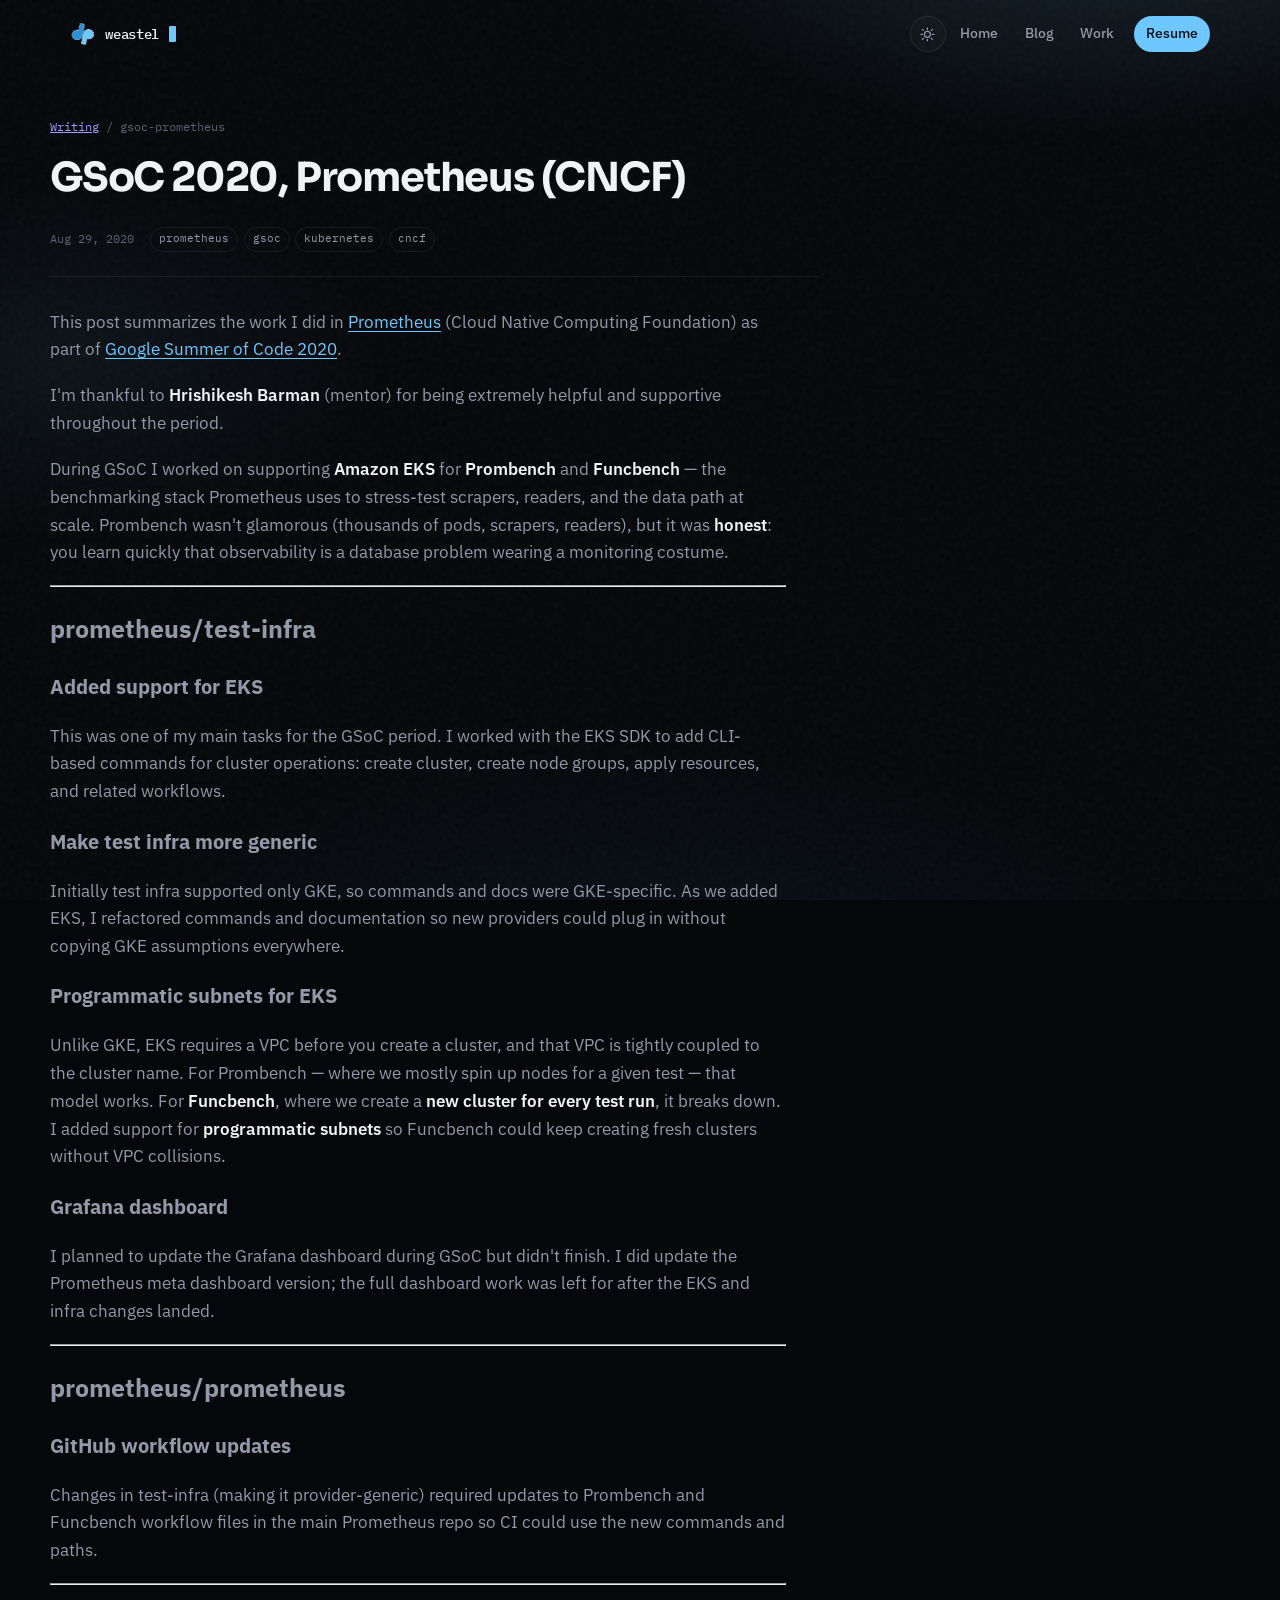
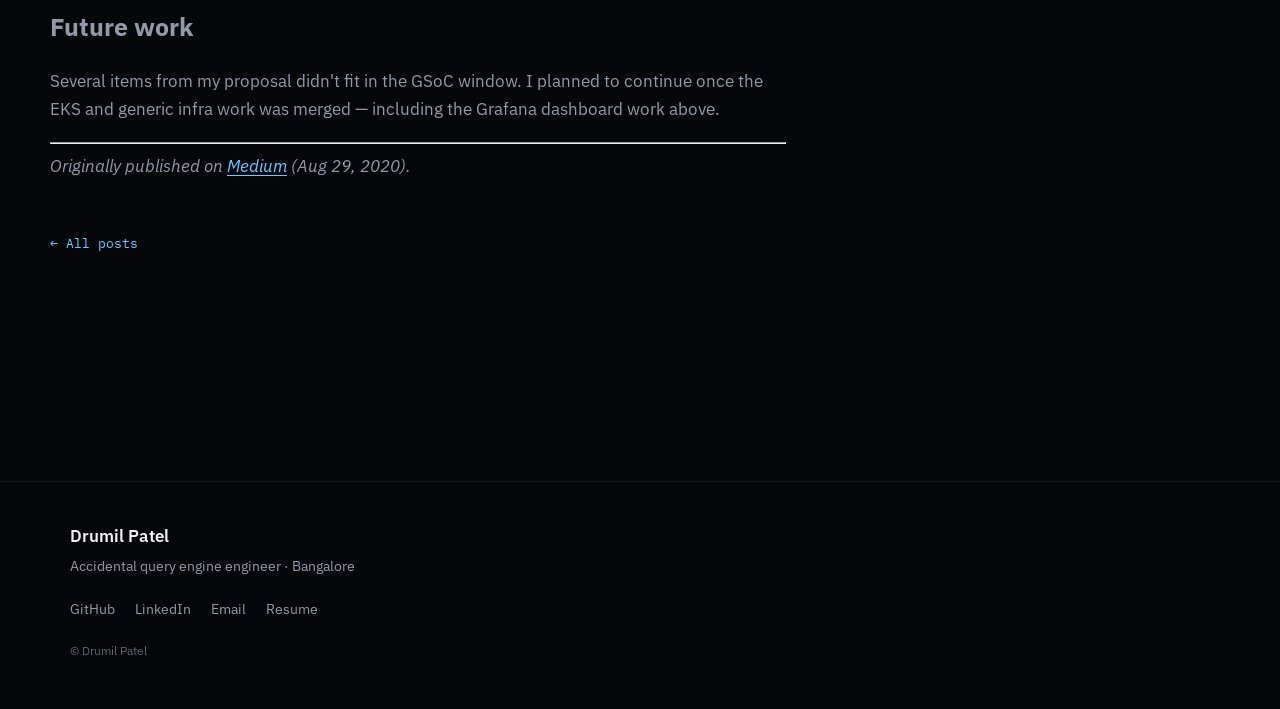
<file: blog/gsoc-prometheus/index.html>
<!DOCTYPE html>
<html lang="en">
<head>
  <meta charset="utf-8">
<meta name="viewport" content="width=device-width, initial-scale=1">
<script>
  (function () {
    var key = "weastel-theme";
    try {
      var stored = localStorage.getItem(key);
      if (stored === "light" || stored === "dark") {
        document.documentElement.setAttribute("data-theme", stored);
      }
    } catch (e) {}
  })();
</script>
<title>GSoC 2020, Prometheus (CNCF) · weastel</title>
<meta name="description" content="EKS support for Prombench and Funcbench — making Prometheus test infra work beyond GKE.">
<link rel="canonical" href="https://weastel.github.io/blog/gsoc-prometheus/">
<meta property="og:title" content="GSoC 2020, Prometheus (CNCF)">
<meta property="og:description" content="EKS support for Prombench and Funcbench — making Prometheus test infra work beyond GKE.">
<meta property="og:type" content="article">
<meta property="og:url" content="https://weastel.github.io/blog/gsoc-prometheus/">
<meta name="twitter:card" content="summary">
<link rel="preconnect" href="https://fonts.googleapis.com">
<link rel="preconnect" href="https://fonts.gstatic.com" crossorigin>
<link href="https://fonts.googleapis.com/css2?family=IBM+Plex+Mono:wght@400;500&family=IBM+Plex+Sans:wght@400;500;600&family=Sora:wght@500;600;700&display=swap" rel="stylesheet">
<link id="site-favicon-ico"
      rel="icon"
      href="/favicon.ico"
      sizes="any"
      data-icon-dark="/favicon.ico"
      data-icon-light="/favicon-warm.ico">
<link id="site-favicon-svg"
      rel="icon"
      href="/favicon.svg"
      type="image/svg+xml"
      data-icon-dark="/favicon.svg"
      data-icon-light="/favicon-warm.svg">
<script>
  (function () {
    var root = document.documentElement;
    var isLight = root.getAttribute("data-theme") === "light";
    var ico = document.getElementById("site-favicon-ico");
    var svg = document.getElementById("site-favicon-svg");
    if (!ico && !svg) return;
    if (isLight) {
      if (ico && ico.dataset.iconLight) ico.href = ico.dataset.iconLight;
      if (svg && svg.dataset.iconLight) svg.href = svg.dataset.iconLight;
    }
  })();
</script>
<link rel="stylesheet" href="/assets/css/site.css">
<script src="/assets/js/site.js" defer></script>

</head>
<body class="site is-loading">
  <div class="site-loader" id="site-loader" aria-hidden="true">
  <div class="ambient" aria-hidden="true"></div>
  <div class="site-loader__stage">
    <svg class="site-loader__mark" viewBox="0 0 256 242" xmlns="http://www.w3.org/2000/svg" role="img" aria-label="">
      <defs>
        <clipPath id="loader-clip-d">
          <rect x="0" y="0" width="132" height="242" />
        </clipPath>
        <clipPath id="loader-clip-p">
          <rect x="124" y="0" width="132" height="242" />
        </clipPath>
      </defs>
      <g class="site-loader__part site-loader__part--d" clip-path="url(#loader-clip-d)">
        <image class="loader-mark loader-mark--dark" href="/brand/weastel-dp-blue.png" width="256" height="242" />
        <image class="loader-mark loader-mark--light" href="/brand/weastel-dp-warm.png" width="256" height="242" />
      </g>
      <g class="site-loader__part site-loader__part--p" clip-path="url(#loader-clip-p)">
        <image class="loader-mark loader-mark--dark" href="/brand/weastel-dp-blue.png" width="256" height="242" />
        <image class="loader-mark loader-mark--light" href="/brand/weastel-dp-warm.png" width="256" height="242" />
      </g>
      <line class="site-loader__spark" x1="128" y1="96" x2="128" y2="146" pathLength="1" />
    </svg>
  </div>
</div>

  <a class="skip-link" href="#main">Skip to content</a>
  <header class="topbar" data-header>
  <div class="shell topbar__inner">
    <a class="topbar__brand" href="/">
      <span class="topbar__mark-wrap" aria-hidden="true">
  <img class="topbar__mark topbar__mark--dark"
       src="/brand/weastel-dp-blue-tilt.png"
       width="64"
       height="61"
       alt="">
  <img class="topbar__mark topbar__mark--light"
       src="/brand/weastel-dp-warm-tilt.png"
       width="64"
       height="61"
       alt="">
</span>

      <span>weastel</span><span class="topbar__cursor" aria-hidden="true"></span>
    </a>
    <nav class="topbar__nav" aria-label="Primary">
      <button type="button" class="topbar__theme" data-theme-toggle aria-pressed="false" aria-label="Switch to light mode">
        <svg class="theme-icon theme-icon--sun" viewBox="0 0 24 24" fill="none" stroke="currentColor" stroke-width="1.75" stroke-linecap="round" aria-hidden="true">
          <circle cx="12" cy="12" r="4.25"/>
          <path d="M12 2.75v2.1M12 19.15v2.1M4.86 4.86l1.48 1.48M17.66 17.66l1.48 1.48M2.75 12h2.1M19.15 12h2.1M4.86 19.14l1.48-1.48M17.66 6.34l1.48-1.48"/>
        </svg>
        <svg class="theme-icon theme-icon--moon" viewBox="0 0 24 24" fill="none" stroke="currentColor" stroke-width="1.75" stroke-linecap="round" aria-hidden="true">
          <path d="M20.5 14.2A8.5 8.5 0 0 1 9.8 3.5 7 7 0 1 0 20.5 14.2Z"/>
        </svg>
      </button>
      
        <a class="topbar__link"
           href="/"
           >
          Home
        </a>
      
        <a class="topbar__link"
           href="/blog/"
           >
          Blog
        </a>
      
        <a class="topbar__link"
           href="/work/"
           >
          Work
        </a>
      
        <a class="topbar__link topbar__link--cta"
           href="/Drumil_resume.pdf"
           download>
          Resume
        </a>
      
    </nav>
  </div>
</header>
<div class="ambient" aria-hidden="true"></div>

  <main class="main" id="main">
    
<article class="page-shell page-shell--blog post reveal" data-reveal>
  <header class="post-header">
    <p class="eyebrow"><a href="/blog/">Writing</a> / gsoc-prometheus</p>
    <h1>GSoC 2020, Prometheus (CNCF)</h1>
    <div class="post-meta">
      <time datetime="2020-08-29">Aug 29, 2020</time>
      
      <ul class="chip-list">
        
        <li>prometheus</li>
        
        <li>gsoc</li>
        
        <li>kubernetes</li>
        
        <li>cncf</li>
        
      </ul>
      
    </div>
  </header>
  <div class="prose prose-wide">
    <p>This post summarizes the work I did in <a href="https://prometheus.io/">Prometheus</a> (Cloud Native Computing Foundation) as part of <a href="https://summerofcode.withgoogle.com/">Google Summer of Code 2020</a>.</p>
<p>I'm thankful to <strong>Hrishikesh Barman</strong> (mentor) for being extremely helpful and supportive throughout the period.</p>
<p>During GSoC I worked on supporting <strong>Amazon EKS</strong> for <strong>Prombench</strong> and <strong>Funcbench</strong> — the benchmarking stack Prometheus uses to stress-test scrapers, readers, and the data path at scale. Prombench wasn't glamorous (thousands of pods, scrapers, readers), but it was <strong>honest</strong>: you learn quickly that observability is a database problem wearing a monitoring costume.</p>
<hr>
<h2>prometheus/test-infra</h2>
<h3>Added support for EKS</h3>
<p>This was one of my main tasks for the GSoC period. I worked with the EKS SDK to add CLI-based commands for cluster operations: create cluster, create node groups, apply resources, and related workflows.</p>
<h3>Make test infra more generic</h3>
<p>Initially test infra supported only GKE, so commands and docs were GKE-specific. As we added EKS, I refactored commands and documentation so new providers could plug in without copying GKE assumptions everywhere.</p>
<h3>Programmatic subnets for EKS</h3>
<p>Unlike GKE, EKS requires a VPC before you create a cluster, and that VPC is tightly coupled to the cluster name. For Prombench — where we mostly spin up nodes for a given test — that model works. For <strong>Funcbench</strong>, where we create a <strong>new cluster for every test run</strong>, it breaks down. I added support for <strong>programmatic subnets</strong> so Funcbench could keep creating fresh clusters without VPC collisions.</p>
<h3>Grafana dashboard</h3>
<p>I planned to update the Grafana dashboard during GSoC but didn't finish. I did update the Prometheus meta dashboard version; the full dashboard work was left for after the EKS and infra changes landed.</p>
<hr>
<h2>prometheus/prometheus</h2>
<h3>GitHub workflow updates</h3>
<p>Changes in test-infra (making it provider-generic) required updates to Prombench and Funcbench workflow files in the main Prometheus repo so CI could use the new commands and paths.</p>
<hr>
<h2>Future work</h2>
<p>Several items from my proposal didn't fit in the GSoC window. I planned to continue once the EKS and generic infra work was merged — including the Grafana dashboard work above.</p>
<hr>
<p><em>Originally published on <a href="https://medium.com/@weastel/gsoc-2020-prometheus-cncf-cc38ecfc9482">Medium</a> (Aug 29, 2020).</em></p>

  </div>
  <p class="post-back"><a class="text-link" href="/blog/">← All posts</a></p>
</article>

  </main>
  <footer class="foot">
  <div class="shell foot__grid">
    <div class="foot__brand">
      <p class="foot__name">Drumil Patel</p>
      <p class="foot__tag">Accidental query engine engineer · Bangalore</p>
    </div>
    <div class="foot__links">
      
      <a href="https://github.com/weastel" rel="noopener noreferrer" target="_blank">GitHub</a>
      
      
      <a href="https://www.linkedin.com/in/drumil-patel-weastel/" rel="noopener noreferrer" target="_blank">LinkedIn</a>
      
      
      <a href="mailto:drumilpatel720@gmail.com">Email</a>
      
      <a href="/Drumil_resume.pdf">Resume</a>
    </div>
    <p class="foot__fine">© Drumil Patel</p>
  </div>
</footer>

</body>
</html>
</file>
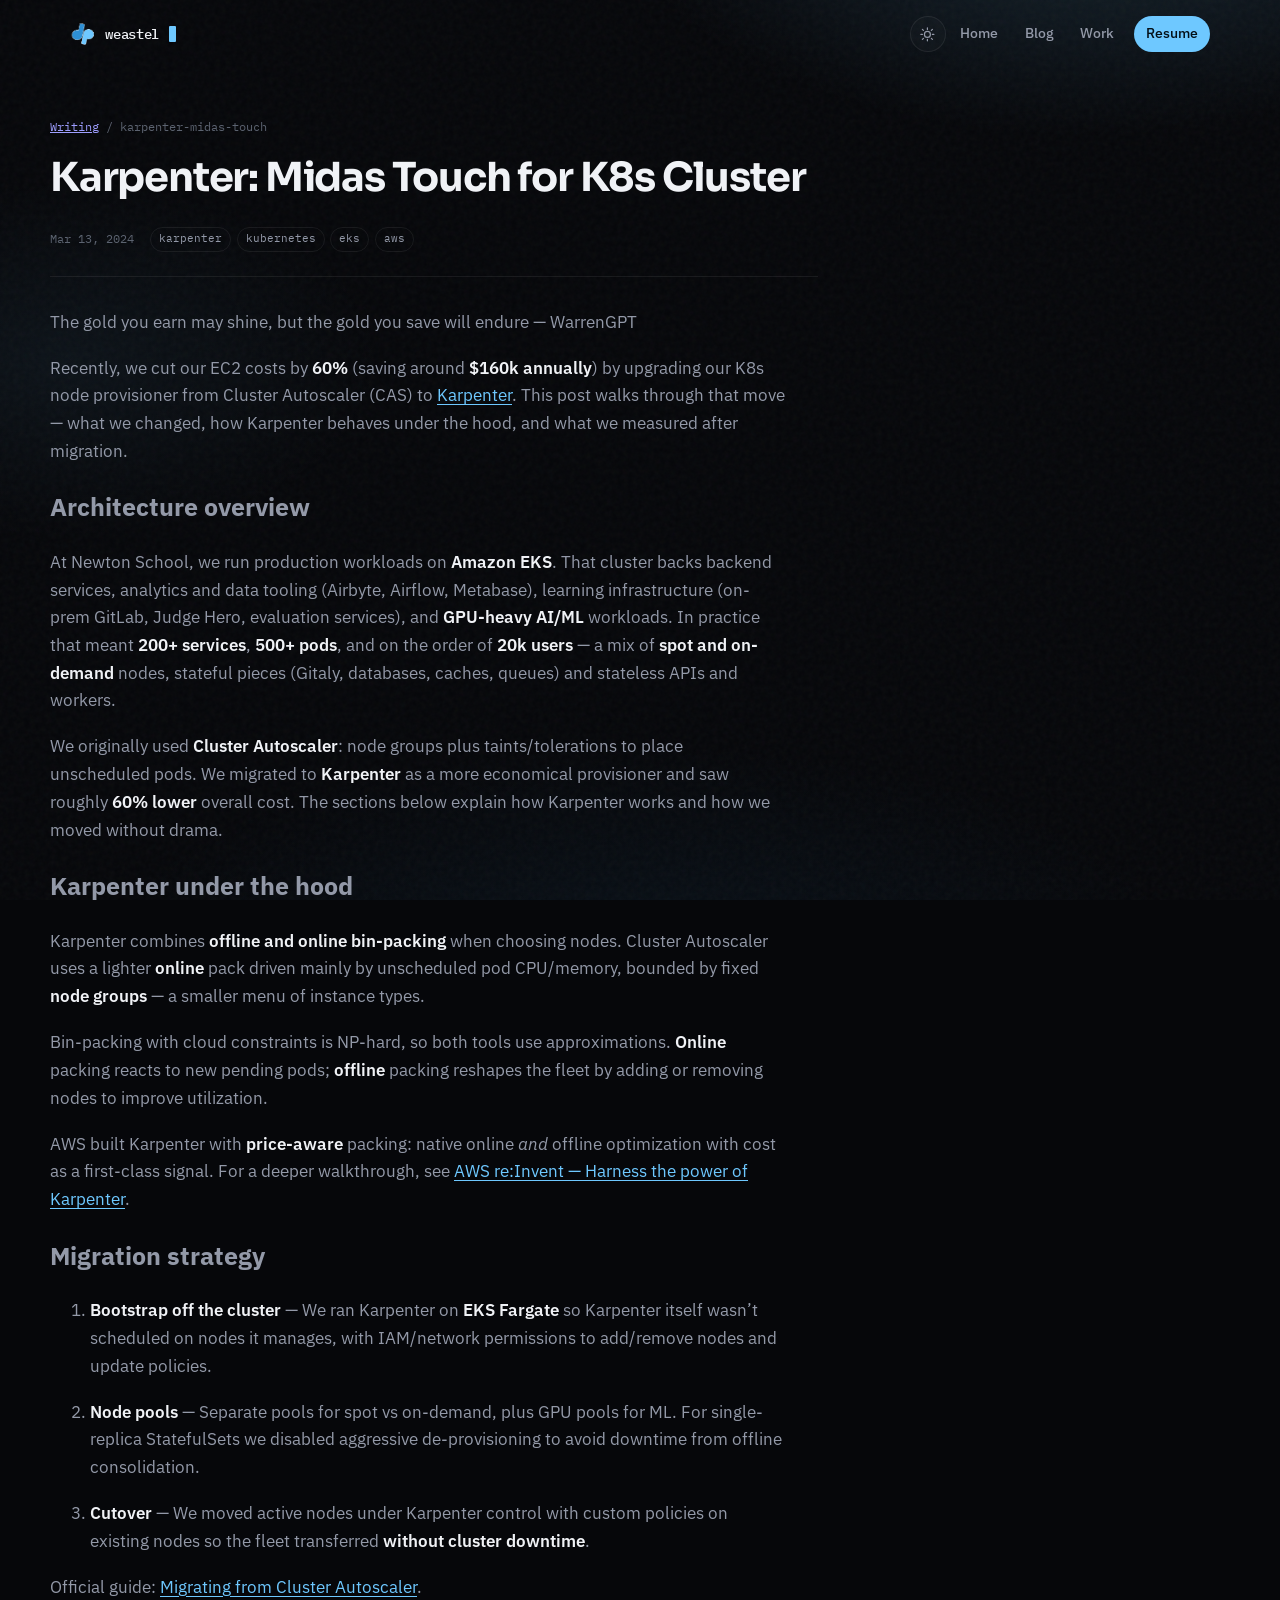
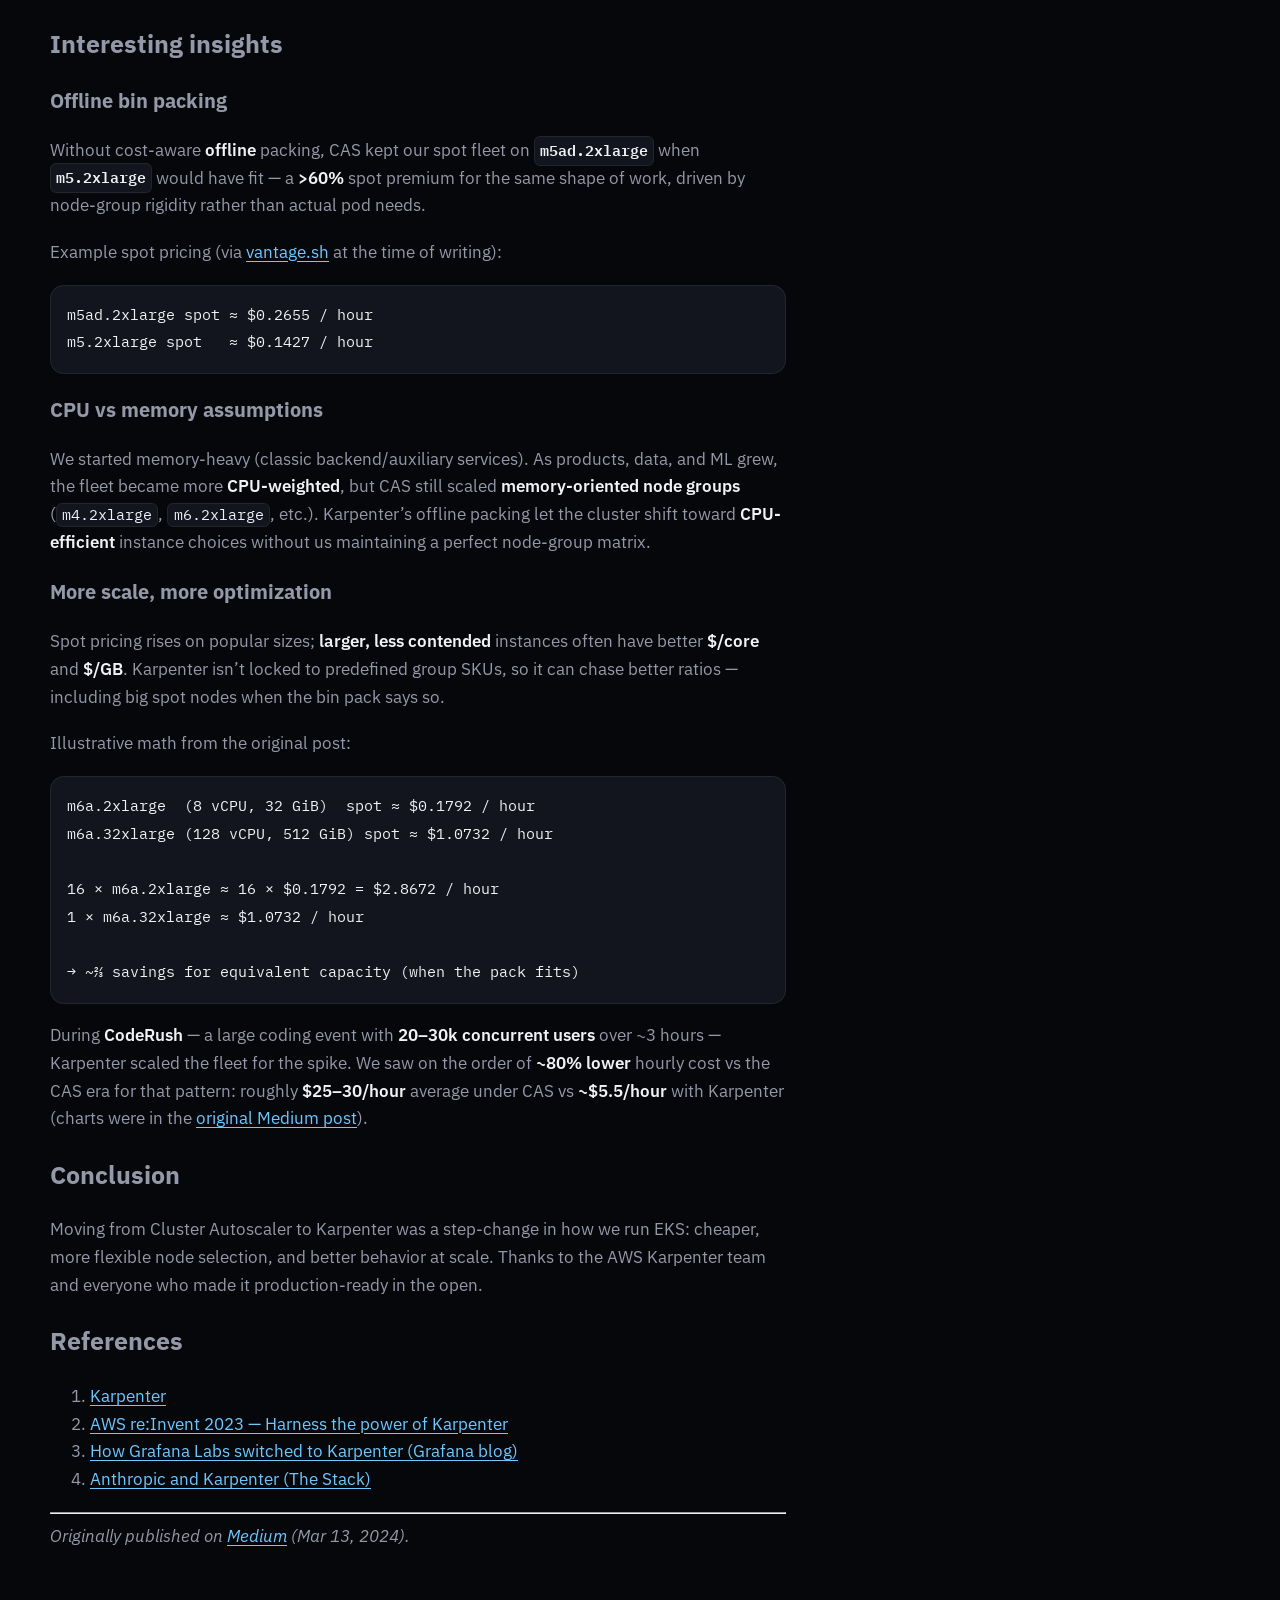
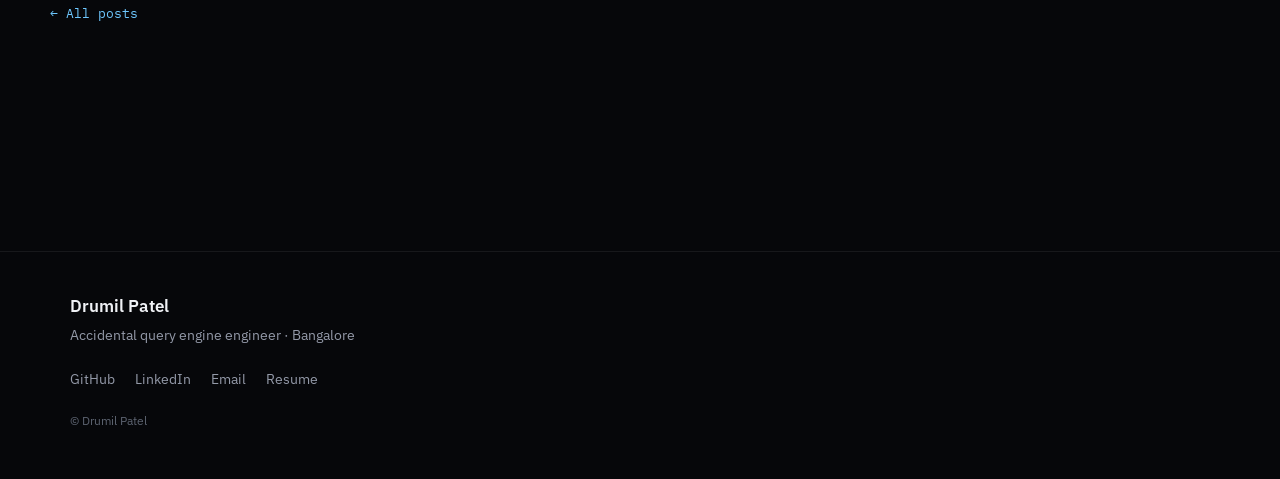
<file: blog/karpenter-midas-touch/index.html>
<!DOCTYPE html>
<html lang="en">
<head>
  <meta charset="utf-8">
<meta name="viewport" content="width=device-width, initial-scale=1">
<script>
  (function () {
    var key = "weastel-theme";
    try {
      var stored = localStorage.getItem(key);
      if (stored === "light" || stored === "dark") {
        document.documentElement.setAttribute("data-theme", stored);
      }
    } catch (e) {}
  })();
</script>
<title>Karpenter: Midas Touch for K8s Cluster · weastel</title>
<meta name="description" content="How Newton School cut EC2 costs ~60% (~$160k/year) by migrating from Cluster Autoscaler to Karpenter on EKS.">
<link rel="canonical" href="https://weastel.github.io/blog/karpenter-midas-touch/">
<meta property="og:title" content="Karpenter: Midas Touch for K8s Cluster">
<meta property="og:description" content="How Newton School cut EC2 costs ~60% (~$160k/year) by migrating from Cluster Autoscaler to Karpenter on EKS.">
<meta property="og:type" content="article">
<meta property="og:url" content="https://weastel.github.io/blog/karpenter-midas-touch/">
<meta name="twitter:card" content="summary">
<link rel="preconnect" href="https://fonts.googleapis.com">
<link rel="preconnect" href="https://fonts.gstatic.com" crossorigin>
<link href="https://fonts.googleapis.com/css2?family=IBM+Plex+Mono:wght@400;500&family=IBM+Plex+Sans:wght@400;500;600&family=Sora:wght@500;600;700&display=swap" rel="stylesheet">
<link id="site-favicon-ico"
      rel="icon"
      href="/favicon.ico"
      sizes="any"
      data-icon-dark="/favicon.ico"
      data-icon-light="/favicon-warm.ico">
<link id="site-favicon-svg"
      rel="icon"
      href="/favicon.svg"
      type="image/svg+xml"
      data-icon-dark="/favicon.svg"
      data-icon-light="/favicon-warm.svg">
<script>
  (function () {
    var root = document.documentElement;
    var isLight = root.getAttribute("data-theme") === "light";
    var ico = document.getElementById("site-favicon-ico");
    var svg = document.getElementById("site-favicon-svg");
    if (!ico && !svg) return;
    if (isLight) {
      if (ico && ico.dataset.iconLight) ico.href = ico.dataset.iconLight;
      if (svg && svg.dataset.iconLight) svg.href = svg.dataset.iconLight;
    }
  })();
</script>
<link rel="stylesheet" href="/assets/css/site.css">
<script src="/assets/js/site.js" defer></script>

</head>
<body class="site is-loading">
  <div class="site-loader" id="site-loader" aria-hidden="true">
  <div class="ambient" aria-hidden="true"></div>
  <div class="site-loader__stage">
    <svg class="site-loader__mark" viewBox="0 0 256 242" xmlns="http://www.w3.org/2000/svg" role="img" aria-label="">
      <defs>
        <clipPath id="loader-clip-d">
          <rect x="0" y="0" width="132" height="242" />
        </clipPath>
        <clipPath id="loader-clip-p">
          <rect x="124" y="0" width="132" height="242" />
        </clipPath>
      </defs>
      <g class="site-loader__part site-loader__part--d" clip-path="url(#loader-clip-d)">
        <image class="loader-mark loader-mark--dark" href="/brand/weastel-dp-blue.png" width="256" height="242" />
        <image class="loader-mark loader-mark--light" href="/brand/weastel-dp-warm.png" width="256" height="242" />
      </g>
      <g class="site-loader__part site-loader__part--p" clip-path="url(#loader-clip-p)">
        <image class="loader-mark loader-mark--dark" href="/brand/weastel-dp-blue.png" width="256" height="242" />
        <image class="loader-mark loader-mark--light" href="/brand/weastel-dp-warm.png" width="256" height="242" />
      </g>
      <line class="site-loader__spark" x1="128" y1="96" x2="128" y2="146" pathLength="1" />
    </svg>
  </div>
</div>

  <a class="skip-link" href="#main">Skip to content</a>
  <header class="topbar" data-header>
  <div class="shell topbar__inner">
    <a class="topbar__brand" href="/">
      <span class="topbar__mark-wrap" aria-hidden="true">
  <img class="topbar__mark topbar__mark--dark"
       src="/brand/weastel-dp-blue-tilt.png"
       width="64"
       height="61"
       alt="">
  <img class="topbar__mark topbar__mark--light"
       src="/brand/weastel-dp-warm-tilt.png"
       width="64"
       height="61"
       alt="">
</span>

      <span>weastel</span><span class="topbar__cursor" aria-hidden="true"></span>
    </a>
    <nav class="topbar__nav" aria-label="Primary">
      <button type="button" class="topbar__theme" data-theme-toggle aria-pressed="false" aria-label="Switch to light mode">
        <svg class="theme-icon theme-icon--sun" viewBox="0 0 24 24" fill="none" stroke="currentColor" stroke-width="1.75" stroke-linecap="round" aria-hidden="true">
          <circle cx="12" cy="12" r="4.25"/>
          <path d="M12 2.75v2.1M12 19.15v2.1M4.86 4.86l1.48 1.48M17.66 17.66l1.48 1.48M2.75 12h2.1M19.15 12h2.1M4.86 19.14l1.48-1.48M17.66 6.34l1.48-1.48"/>
        </svg>
        <svg class="theme-icon theme-icon--moon" viewBox="0 0 24 24" fill="none" stroke="currentColor" stroke-width="1.75" stroke-linecap="round" aria-hidden="true">
          <path d="M20.5 14.2A8.5 8.5 0 0 1 9.8 3.5 7 7 0 1 0 20.5 14.2Z"/>
        </svg>
      </button>
      
        <a class="topbar__link"
           href="/"
           >
          Home
        </a>
      
        <a class="topbar__link"
           href="/blog/"
           >
          Blog
        </a>
      
        <a class="topbar__link"
           href="/work/"
           >
          Work
        </a>
      
        <a class="topbar__link topbar__link--cta"
           href="/Drumil_resume.pdf"
           download>
          Resume
        </a>
      
    </nav>
  </div>
</header>
<div class="ambient" aria-hidden="true"></div>

  <main class="main" id="main">
    
<article class="page-shell page-shell--blog post reveal" data-reveal>
  <header class="post-header">
    <p class="eyebrow"><a href="/blog/">Writing</a> / karpenter-midas-touch</p>
    <h1>Karpenter: Midas Touch for K8s Cluster</h1>
    <div class="post-meta">
      <time datetime="2024-03-13">Mar 13, 2024</time>
      
      <ul class="chip-list">
        
        <li>karpenter</li>
        
        <li>kubernetes</li>
        
        <li>eks</li>
        
        <li>aws</li>
        
      </ul>
      
    </div>
  </header>
  <div class="prose prose-wide">
    <blockquote>
<p>The gold you earn may shine, but the gold you save will endure — WarrenGPT</p>
</blockquote>
<p>Recently, we cut our EC2 costs by <strong>60%</strong> (saving around <strong>$160k annually</strong>) by upgrading our K8s node provisioner from Cluster Autoscaler (CAS) to <a href="https://karpenter.sh/">Karpenter</a>. This post walks through that move — what we changed, how Karpenter behaves under the hood, and what we measured after migration.</p>
<h2>Architecture overview</h2>
<p>At Newton School, we run production workloads on <strong>Amazon EKS</strong>. That cluster backs backend services, analytics and data tooling (Airbyte, Airflow, Metabase), learning infrastructure (on-prem GitLab, Judge Hero, evaluation services), and <strong>GPU-heavy AI/ML</strong> workloads. In practice that meant <strong>200+ services</strong>, <strong>500+ pods</strong>, and on the order of <strong>20k users</strong> — a mix of <strong>spot and on-demand</strong> nodes, stateful pieces (Gitaly, databases, caches, queues) and stateless APIs and workers.</p>
<p>We originally used <strong>Cluster Autoscaler</strong>: node groups plus taints/tolerations to place unscheduled pods. We migrated to <strong>Karpenter</strong> as a more economical provisioner and saw roughly <strong>60% lower</strong> overall cost. The sections below explain how Karpenter works and how we moved without drama.</p>
<h2>Karpenter under the hood</h2>
<p>Karpenter combines <strong>offline and online bin-packing</strong> when choosing nodes. Cluster Autoscaler uses a lighter <strong>online</strong> pack driven mainly by unscheduled pod CPU/memory, bounded by fixed <strong>node groups</strong> — a smaller menu of instance types.</p>
<p>Bin-packing with cloud constraints is NP-hard, so both tools use approximations. <strong>Online</strong> packing reacts to new pending pods; <strong>offline</strong> packing reshapes the fleet by adding or removing nodes to improve utilization.</p>
<p>AWS built Karpenter with <strong>price-aware</strong> packing: native online <em>and</em> offline optimization with cost as a first-class signal. For a deeper walkthrough, see <a href="https://www.youtube.com/watch?v=lkg_9ETHeks">AWS re:Invent — Harness the power of Karpenter</a>.</p>
<h2>Migration strategy</h2>
<ol>
<li>
<p><strong>Bootstrap off the cluster</strong> — We ran Karpenter on <strong>EKS Fargate</strong> so Karpenter itself wasn’t scheduled on nodes it manages, with IAM/network permissions to add/remove nodes and update policies.</p>
</li>
<li>
<p><strong>Node pools</strong> — Separate pools for spot vs on-demand, plus GPU pools for ML. For single-replica StatefulSets we disabled aggressive de-provisioning to avoid downtime from offline consolidation.</p>
</li>
<li>
<p><strong>Cutover</strong> — We moved active nodes under Karpenter control with custom policies on existing nodes so the fleet transferred <strong>without cluster downtime</strong>.</p>
</li>
</ol>
<p>Official guide: <a href="https://karpenter.sh/docs/getting-started/migrating-from-cas/">Migrating from Cluster Autoscaler</a>.</p>
<h2>Interesting insights</h2>
<h3>Offline bin packing</h3>
<p>Without cost-aware <strong>offline</strong> packing, CAS kept our spot fleet on <strong><code>m5ad.2xlarge</code></strong> when <strong><code>m5.2xlarge</code></strong> would have fit — a <strong>&gt;60%</strong> spot premium for the same shape of work, driven by node-group rigidity rather than actual pod needs.</p>
<p>Example spot pricing (via <a href="https://www.vantage.sh/">vantage.sh</a> at the time of writing):</p>
<pre><code>m5ad.2xlarge spot ≈ $0.2655 / hour
m5.2xlarge spot   ≈ $0.1427 / hour
</code></pre>
<h3>CPU vs memory assumptions</h3>
<p>We started memory-heavy (classic backend/auxiliary services). As products, data, and ML grew, the fleet became more <strong>CPU-weighted</strong>, but CAS still scaled <strong>memory-oriented node groups</strong> (<code>m4.2xlarge</code>, <code>m6.2xlarge</code>, etc.). Karpenter’s offline packing let the cluster shift toward <strong>CPU-efficient</strong> instance choices without us maintaining a perfect node-group matrix.</p>
<h3>More scale, more optimization</h3>
<p>Spot pricing rises on popular sizes; <strong>larger, less contended</strong> instances often have better <strong>$/core</strong> and <strong>$/GB</strong>. Karpenter isn’t locked to predefined group SKUs, so it can chase better ratios — including big spot nodes when the bin pack says so.</p>
<p>Illustrative math from the original post:</p>
<pre><code>m6a.2xlarge  (8 vCPU, 32 GiB)  spot ≈ $0.1792 / hour
m6a.32xlarge (128 vCPU, 512 GiB) spot ≈ $1.0732 / hour

16 × m6a.2xlarge ≈ 16 × $0.1792 = $2.8672 / hour
1 × m6a.32xlarge ≈ $1.0732 / hour

→ ~⅔ savings for equivalent capacity (when the pack fits)
</code></pre>
<p>During <strong>CodeRush</strong> — a large coding event with <strong>20–30k concurrent users</strong> over ~3 hours — Karpenter scaled the fleet for the spike. We saw on the order of <strong>~80% lower</strong> hourly cost vs the CAS era for that pattern: roughly <strong>$25–30/hour</strong> average under CAS vs <strong>~$5.5/hour</strong> with Karpenter (charts were in the <a href="https://medium.com/@weastel/karpenter-midas-touch-for-k8s-cluster-4635cc47980e">original Medium post</a>).</p>
<h2>Conclusion</h2>
<p>Moving from Cluster Autoscaler to Karpenter was a step-change in how we run EKS: cheaper, more flexible node selection, and better behavior at scale. Thanks to the AWS Karpenter team and everyone who made it production-ready in the open.</p>
<h2>References</h2>
<ol>
<li><a href="https://karpenter.sh/">Karpenter</a></li>
<li><a href="https://www.youtube.com/watch?v=lkg_9ETHeks">AWS re:Invent 2023 — Harness the power of Karpenter</a></li>
<li><a href="https://grafana.com/blog/2023/11/09/how-grafana-labs-switched-to-karpenter-to-reduce-costs-and-complexities-in-amazon-eks/">How Grafana Labs switched to Karpenter (Grafana blog)</a></li>
<li><a href="https://www.thestack.technology/aws-anthropic-cloud-bill-eks-karpenter/">Anthropic and Karpenter (The Stack)</a></li>
</ol>
<hr>
<p><em>Originally published on <a href="https://medium.com/@weastel/karpenter-midas-touch-for-k8s-cluster-4635cc47980e">Medium</a> (Mar 13, 2024).</em></p>

  </div>
  <p class="post-back"><a class="text-link" href="/blog/">← All posts</a></p>
</article>

  </main>
  <footer class="foot">
  <div class="shell foot__grid">
    <div class="foot__brand">
      <p class="foot__name">Drumil Patel</p>
      <p class="foot__tag">Accidental query engine engineer · Bangalore</p>
    </div>
    <div class="foot__links">
      
      <a href="https://github.com/weastel" rel="noopener noreferrer" target="_blank">GitHub</a>
      
      
      <a href="https://www.linkedin.com/in/drumil-patel-weastel/" rel="noopener noreferrer" target="_blank">LinkedIn</a>
      
      
      <a href="mailto:drumilpatel720@gmail.com">Email</a>
      
      <a href="/Drumil_resume.pdf">Resume</a>
    </div>
    <p class="foot__fine">© Drumil Patel</p>
  </div>
</footer>

</body>
</html>
</file>
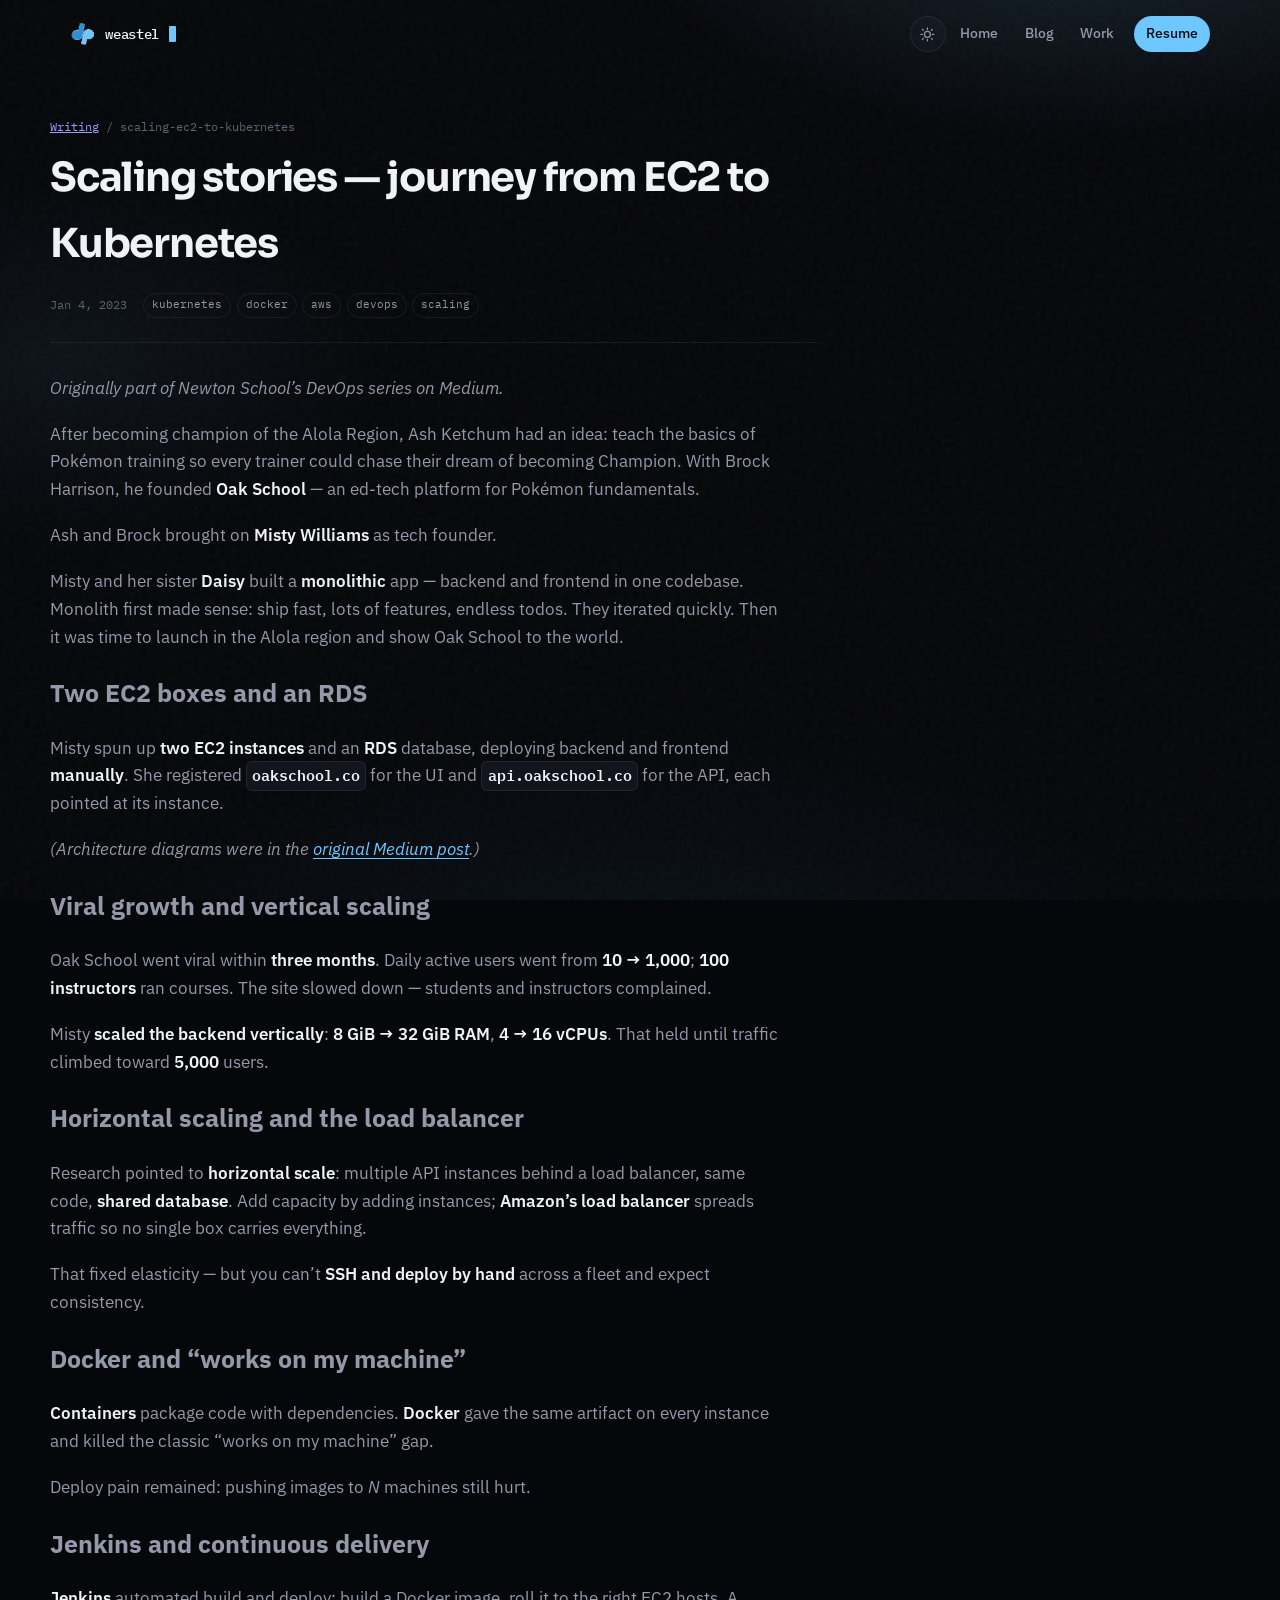
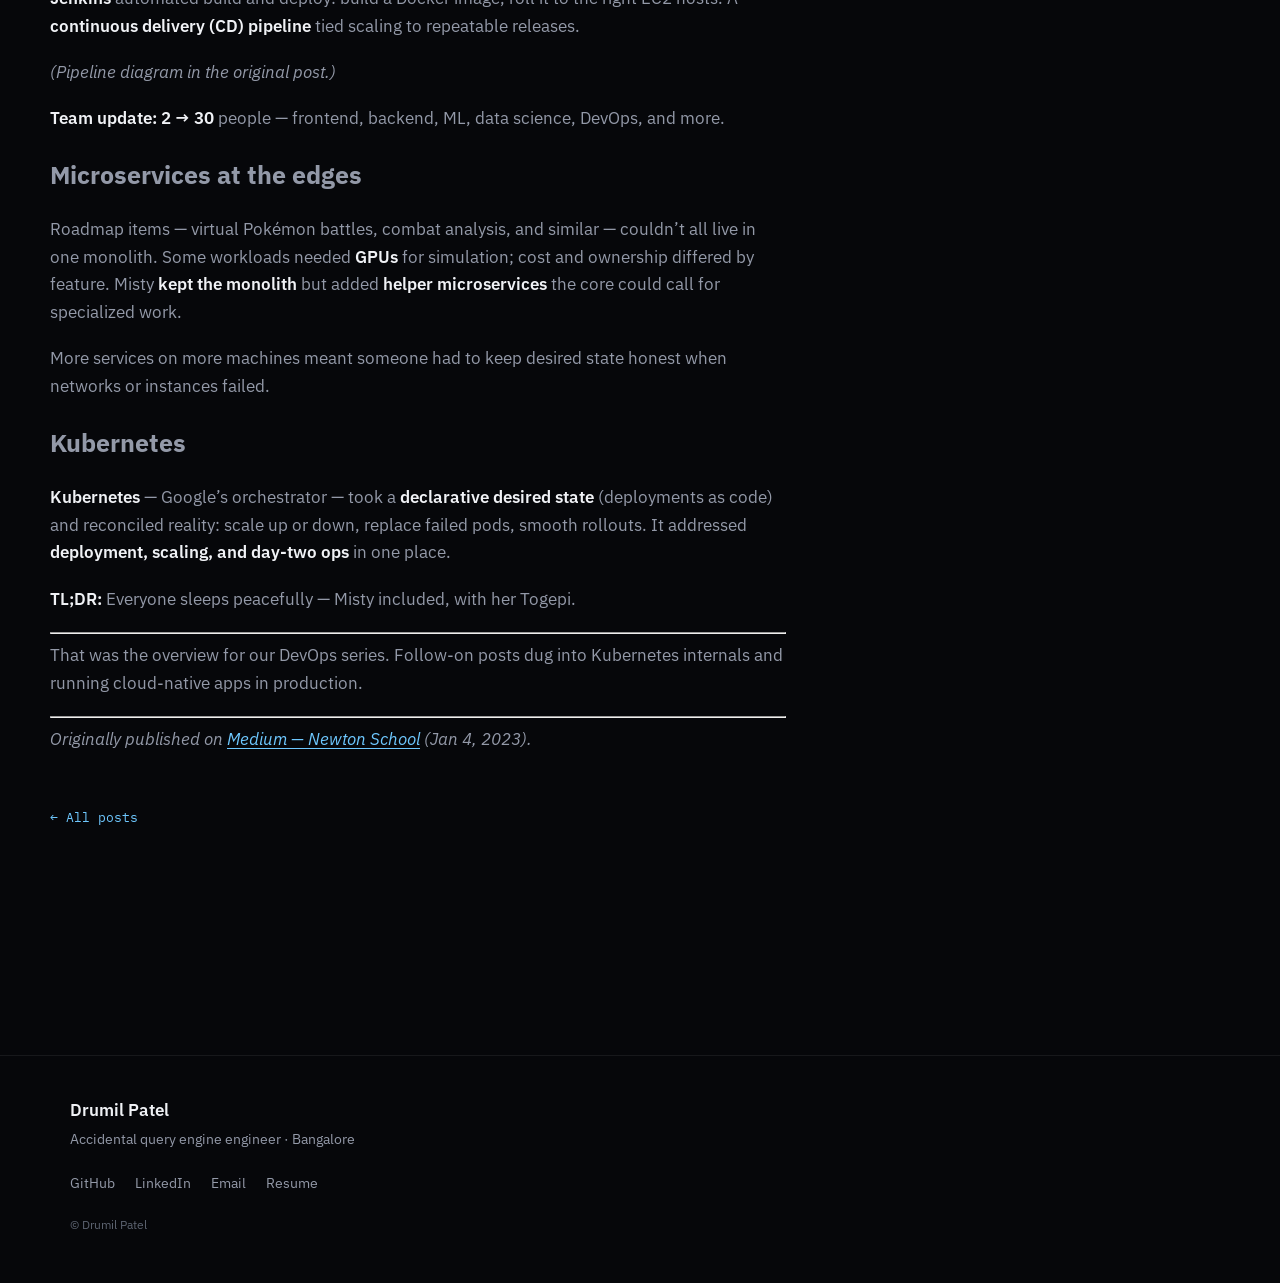
<file: blog/scaling-ec2-to-kubernetes/index.html>
<!DOCTYPE html>
<html lang="en">
<head>
  <meta charset="utf-8">
<meta name="viewport" content="width=device-width, initial-scale=1">
<script>
  (function () {
    var key = "weastel-theme";
    try {
      var stored = localStorage.getItem(key);
      if (stored === "light" || stored === "dark") {
        document.documentElement.setAttribute("data-theme", stored);
      }
    } catch (e) {}
  })();
</script>
<title>Scaling stories — journey from EC2 to Kubernetes · weastel</title>
<meta name="description" content="A startup scaling parable — vertical EC2, load balancers, Docker, Jenkins, microservices, and Kubernetes on AWS.">
<link rel="canonical" href="https://weastel.github.io/blog/scaling-ec2-to-kubernetes/">
<meta property="og:title" content="Scaling stories — journey from EC2 to Kubernetes">
<meta property="og:description" content="A startup scaling parable — vertical EC2, load balancers, Docker, Jenkins, microservices, and Kubernetes on AWS.">
<meta property="og:type" content="article">
<meta property="og:url" content="https://weastel.github.io/blog/scaling-ec2-to-kubernetes/">
<meta name="twitter:card" content="summary">
<link rel="preconnect" href="https://fonts.googleapis.com">
<link rel="preconnect" href="https://fonts.gstatic.com" crossorigin>
<link href="https://fonts.googleapis.com/css2?family=IBM+Plex+Mono:wght@400;500&family=IBM+Plex+Sans:wght@400;500;600&family=Sora:wght@500;600;700&display=swap" rel="stylesheet">
<link id="site-favicon-ico"
      rel="icon"
      href="/favicon.ico"
      sizes="any"
      data-icon-dark="/favicon.ico"
      data-icon-light="/favicon-warm.ico">
<link id="site-favicon-svg"
      rel="icon"
      href="/favicon.svg"
      type="image/svg+xml"
      data-icon-dark="/favicon.svg"
      data-icon-light="/favicon-warm.svg">
<script>
  (function () {
    var root = document.documentElement;
    var isLight = root.getAttribute("data-theme") === "light";
    var ico = document.getElementById("site-favicon-ico");
    var svg = document.getElementById("site-favicon-svg");
    if (!ico && !svg) return;
    if (isLight) {
      if (ico && ico.dataset.iconLight) ico.href = ico.dataset.iconLight;
      if (svg && svg.dataset.iconLight) svg.href = svg.dataset.iconLight;
    }
  })();
</script>
<link rel="stylesheet" href="/assets/css/site.css">
<script src="/assets/js/site.js" defer></script>

</head>
<body class="site is-loading">
  <div class="site-loader" id="site-loader" aria-hidden="true">
  <div class="ambient" aria-hidden="true"></div>
  <div class="site-loader__stage">
    <svg class="site-loader__mark" viewBox="0 0 256 242" xmlns="http://www.w3.org/2000/svg" role="img" aria-label="">
      <defs>
        <clipPath id="loader-clip-d">
          <rect x="0" y="0" width="132" height="242" />
        </clipPath>
        <clipPath id="loader-clip-p">
          <rect x="124" y="0" width="132" height="242" />
        </clipPath>
      </defs>
      <g class="site-loader__part site-loader__part--d" clip-path="url(#loader-clip-d)">
        <image class="loader-mark loader-mark--dark" href="/brand/weastel-dp-blue.png" width="256" height="242" />
        <image class="loader-mark loader-mark--light" href="/brand/weastel-dp-warm.png" width="256" height="242" />
      </g>
      <g class="site-loader__part site-loader__part--p" clip-path="url(#loader-clip-p)">
        <image class="loader-mark loader-mark--dark" href="/brand/weastel-dp-blue.png" width="256" height="242" />
        <image class="loader-mark loader-mark--light" href="/brand/weastel-dp-warm.png" width="256" height="242" />
      </g>
      <line class="site-loader__spark" x1="128" y1="96" x2="128" y2="146" pathLength="1" />
    </svg>
  </div>
</div>

  <a class="skip-link" href="#main">Skip to content</a>
  <header class="topbar" data-header>
  <div class="shell topbar__inner">
    <a class="topbar__brand" href="/">
      <span class="topbar__mark-wrap" aria-hidden="true">
  <img class="topbar__mark topbar__mark--dark"
       src="/brand/weastel-dp-blue-tilt.png"
       width="64"
       height="61"
       alt="">
  <img class="topbar__mark topbar__mark--light"
       src="/brand/weastel-dp-warm-tilt.png"
       width="64"
       height="61"
       alt="">
</span>

      <span>weastel</span><span class="topbar__cursor" aria-hidden="true"></span>
    </a>
    <nav class="topbar__nav" aria-label="Primary">
      <button type="button" class="topbar__theme" data-theme-toggle aria-pressed="false" aria-label="Switch to light mode">
        <svg class="theme-icon theme-icon--sun" viewBox="0 0 24 24" fill="none" stroke="currentColor" stroke-width="1.75" stroke-linecap="round" aria-hidden="true">
          <circle cx="12" cy="12" r="4.25"/>
          <path d="M12 2.75v2.1M12 19.15v2.1M4.86 4.86l1.48 1.48M17.66 17.66l1.48 1.48M2.75 12h2.1M19.15 12h2.1M4.86 19.14l1.48-1.48M17.66 6.34l1.48-1.48"/>
        </svg>
        <svg class="theme-icon theme-icon--moon" viewBox="0 0 24 24" fill="none" stroke="currentColor" stroke-width="1.75" stroke-linecap="round" aria-hidden="true">
          <path d="M20.5 14.2A8.5 8.5 0 0 1 9.8 3.5 7 7 0 1 0 20.5 14.2Z"/>
        </svg>
      </button>
      
        <a class="topbar__link"
           href="/"
           >
          Home
        </a>
      
        <a class="topbar__link"
           href="/blog/"
           >
          Blog
        </a>
      
        <a class="topbar__link"
           href="/work/"
           >
          Work
        </a>
      
        <a class="topbar__link topbar__link--cta"
           href="/Drumil_resume.pdf"
           download>
          Resume
        </a>
      
    </nav>
  </div>
</header>
<div class="ambient" aria-hidden="true"></div>

  <main class="main" id="main">
    
<article class="page-shell page-shell--blog post reveal" data-reveal>
  <header class="post-header">
    <p class="eyebrow"><a href="/blog/">Writing</a> / scaling-ec2-to-kubernetes</p>
    <h1>Scaling stories — journey from EC2 to Kubernetes</h1>
    <div class="post-meta">
      <time datetime="2023-01-04">Jan 4, 2023</time>
      
      <ul class="chip-list">
        
        <li>kubernetes</li>
        
        <li>docker</li>
        
        <li>aws</li>
        
        <li>devops</li>
        
        <li>scaling</li>
        
      </ul>
      
    </div>
  </header>
  <div class="prose prose-wide">
    <p><em>Originally part of Newton School’s DevOps series on Medium.</em></p>
<p>After becoming champion of the Alola Region, Ash Ketchum had an idea: teach the basics of Pokémon training so every trainer could chase their dream of becoming Champion. With Brock Harrison, he founded <strong>Oak School</strong> — an ed-tech platform for Pokémon fundamentals.</p>
<p>Ash and Brock brought on <strong>Misty Williams</strong> as tech founder.</p>
<p>Misty and her sister <strong>Daisy</strong> built a <strong>monolithic</strong> app — backend and frontend in one codebase. Monolith first made sense: ship fast, lots of features, endless todos. They iterated quickly. Then it was time to launch in the Alola region and show Oak School to the world.</p>
<h2>Two EC2 boxes and an RDS</h2>
<p>Misty spun up <strong>two EC2 instances</strong> and an <strong>RDS</strong> database, deploying backend and frontend <strong>manually</strong>. She registered <strong><code>oakschool.co</code></strong> for the UI and <strong><code>api.oakschool.co</code></strong> for the API, each pointed at its instance.</p>
<p><em>(Architecture diagrams were in the <a href="https://medium.com/newton-school/scaling-stories-of-tech-startups-journey-from-ec2-to-kubernetes-cluster-85c92f755101">original Medium post</a>.)</em></p>
<h2>Viral growth and vertical scaling</h2>
<p>Oak School went viral within <strong>three months</strong>. Daily active users went from <strong>10 → 1,000</strong>; <strong>100 instructors</strong> ran courses. The site slowed down — students and instructors complained.</p>
<p>Misty <strong>scaled the backend vertically</strong>: <strong>8 GiB → 32 GiB RAM</strong>, <strong>4 → 16 vCPUs</strong>. That held until traffic climbed toward <strong>5,000</strong> users.</p>
<h2>Horizontal scaling and the load balancer</h2>
<p>Research pointed to <strong>horizontal scale</strong>: multiple API instances behind a load balancer, same code, <strong>shared database</strong>. Add capacity by adding instances; <strong>Amazon’s load balancer</strong> spreads traffic so no single box carries everything.</p>
<p>That fixed elasticity — but you can’t <strong>SSH and deploy by hand</strong> across a fleet and expect consistency.</p>
<h2>Docker and “works on my machine”</h2>
<p><strong>Containers</strong> package code with dependencies. <strong>Docker</strong> gave the same artifact on every instance and killed the classic “works on my machine” gap.</p>
<p>Deploy pain remained: pushing images to <em>N</em> machines still hurt.</p>
<h2>Jenkins and continuous delivery</h2>
<p><strong>Jenkins</strong> automated build and deploy: build a Docker image, roll it to the right EC2 hosts. A <strong>continuous delivery (CD) pipeline</strong> tied scaling to repeatable releases.</p>
<p><em>(Pipeline diagram in the original post.)</em></p>
<p><strong>Team update:</strong> <strong>2 → 30</strong> people — frontend, backend, ML, data science, DevOps, and more.</p>
<h2>Microservices at the edges</h2>
<p>Roadmap items — virtual Pokémon battles, combat analysis, and similar — couldn’t all live in one monolith. Some workloads needed <strong>GPUs</strong> for simulation; cost and ownership differed by feature. Misty <strong>kept the monolith</strong> but added <strong>helper microservices</strong> the core could call for specialized work.</p>
<p>More services on more machines meant someone had to keep desired state honest when networks or instances failed.</p>
<h2>Kubernetes</h2>
<p><strong>Kubernetes</strong> — Google’s orchestrator — took a <strong>declarative desired state</strong> (deployments as code) and reconciled reality: scale up or down, replace failed pods, smooth rollouts. It addressed <strong>deployment, scaling, and day-two ops</strong> in one place.</p>
<p><strong>TL;DR:</strong> Everyone sleeps peacefully — Misty included, with her Togepi.</p>
<hr>
<p>That was the overview for our DevOps series. Follow-on posts dug into Kubernetes internals and running cloud-native apps in production.</p>
<hr>
<p><em>Originally published on <a href="https://medium.com/newton-school/scaling-stories-of-tech-startups-journey-from-ec2-to-kubernetes-cluster-85c92f755101">Medium — Newton School</a> (Jan 4, 2023).</em></p>

  </div>
  <p class="post-back"><a class="text-link" href="/blog/">← All posts</a></p>
</article>

  </main>
  <footer class="foot">
  <div class="shell foot__grid">
    <div class="foot__brand">
      <p class="foot__name">Drumil Patel</p>
      <p class="foot__tag">Accidental query engine engineer · Bangalore</p>
    </div>
    <div class="foot__links">
      
      <a href="https://github.com/weastel" rel="noopener noreferrer" target="_blank">GitHub</a>
      
      
      <a href="https://www.linkedin.com/in/drumil-patel-weastel/" rel="noopener noreferrer" target="_blank">LinkedIn</a>
      
      
      <a href="mailto:drumilpatel720@gmail.com">Email</a>
      
      <a href="/Drumil_resume.pdf">Resume</a>
    </div>
    <p class="foot__fine">© Drumil Patel</p>
  </div>
</footer>

</body>
</html>
</file>
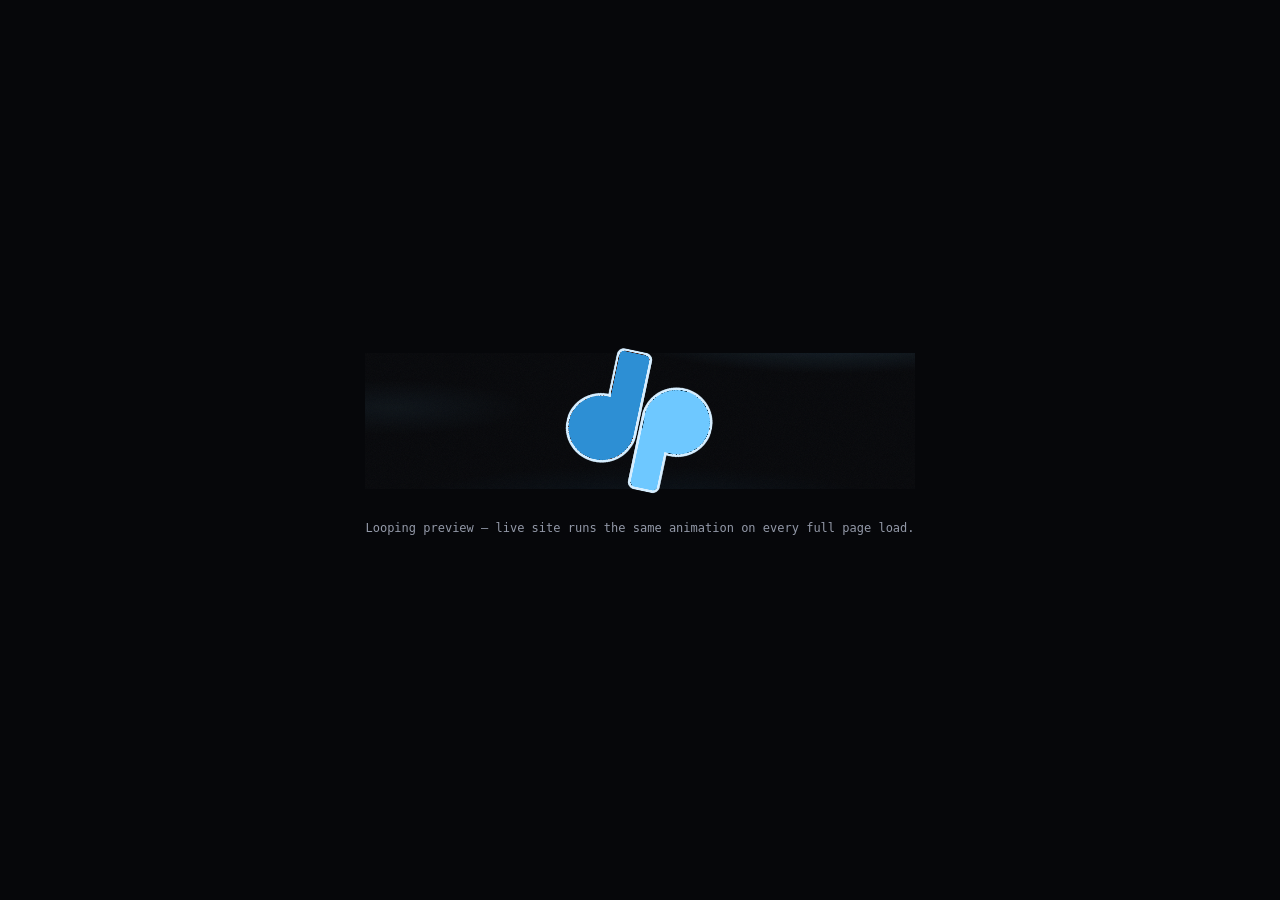
<file: loader-preview.html>
<!DOCTYPE html>
<html lang="en">
<head>
  <meta charset="utf-8">
  <meta name="viewport" content="width=device-width, initial-scale=1">
  <title>dp loader preview</title>
  <link rel="stylesheet" href="/assets/css/site.css">
  <style>
    body {
      margin: 0;
      min-height: 100vh;
      display: grid;
      place-items: center;
      background: var(--bg);
      color: var(--text-muted);
      font-family: var(--mono);
      font-size: 0.75rem;
    }
    .site-loader {
      position: relative;
      inset: auto;
      opacity: 1;
      visibility: visible;
    }
    .site-loader__part--d {
      animation: loader-d-connect 1.05s cubic-bezier(0.34, 1.15, 0.48, 1) infinite alternate;
    }
    .site-loader__part--p {
      animation: loader-p-connect 1.05s cubic-bezier(0.34, 1.15, 0.48, 1) infinite alternate;
    }
    .site-loader__spark {
      animation: loader-spark 0.45s ease infinite;
      animation-delay: 0.72s;
    }
    p { margin-top: 2rem; text-align: center; }
  </style>
</head>
<body>
  <div>
    <div class="site-loader" aria-hidden="true">
      <div class="ambient" aria-hidden="true"></div>
      <div class="site-loader__stage">
        <svg class="site-loader__mark" viewBox="0 0 256 242" xmlns="http://www.w3.org/2000/svg">
          <defs>
            <clipPath id="loader-clip-d"><rect x="0" y="0" width="132" height="242" /></clipPath>
            <clipPath id="loader-clip-p"><rect x="124" y="0" width="132" height="242" /></clipPath>
          </defs>
          <g class="site-loader__part site-loader__part--d" clip-path="url(#loader-clip-d)">
            <image class="loader-mark loader-mark--dark" href="/brand/weastel-dp-blue.png" width="256" height="242" />
          </g>
          <g class="site-loader__part site-loader__part--p" clip-path="url(#loader-clip-p)">
            <image class="loader-mark loader-mark--dark" href="/brand/weastel-dp-blue.png" width="256" height="242" />
          </g>
          <line class="site-loader__spark" x1="128" y1="96" x2="128" y2="146" pathLength="1" />
        </svg>
      </div>
    </div>
    <p>Looping preview — live site runs the same animation on every full page load.</p>
  </div>
</body>
</html>
</file>
<file: assets/css/site.css>
/* —— Design system: ink studio (dark) + warm dusk (light) —— */
:root {
  --bg: #06070a;
  --bg-2: #0c0e14;
  --surface: #12151d;
  --line: rgba(255, 255, 255, 0.07);
  --line-strong: rgba(255, 255, 255, 0.12);
  --text: #f0f2f6;
  --text-muted: #9399a8;
  --text-dim: #5c6370;
  --accent: #6ec8ff;
  --accent-deep: #2d8fd4;
  --accent-soft: rgba(110, 200, 255, 0.14);
  --accent-glow: rgba(110, 200, 255, 0.45);
  --on-accent: #041018;
  --accent-hover: #9edcff;
  --nav-hover-bg: rgba(255, 255, 255, 0.05);
  --topbar-scrolled: rgba(6, 7, 10, 0.82);
  --ambient-bg:
    radial-gradient(ellipse 70% 55% at 85% -15%, rgba(110, 200, 255, 0.18), transparent 55%),
    radial-gradient(ellipse 50% 40% at 5% 40%, rgba(110, 200, 255, 0.06), transparent 50%),
    radial-gradient(ellipse 80% 50% at 50% 110%, rgba(45, 143, 212, 0.08), transparent 55%);
  --photo-frame: linear-gradient(145deg, rgba(110, 200, 255, 0.65), rgba(110, 200, 255, 0.05) 45%, rgba(255, 255, 255, 0.08));
  --photo-shadow: 0 40px 80px rgba(0, 0, 0, 0.55), 0 0 0 1px rgba(255, 255, 255, 0.06) inset;
  --btn-ghost-bg: rgba(255, 255, 255, 0.02);
  --btn-ghost-border-hover: rgba(110, 200, 255, 0.35);
  --glass-tint: rgba(6, 7, 10, 0.35);
  --shadow-float: 0 24px 48px rgba(0, 0, 0, 0.25);
  --tile-highlight: linear-gradient(180deg, rgba(110, 200, 255, 0.06), transparent 40%), var(--surface);
  --accent-border-soft: rgba(110, 200, 255, 0.25);
  --accent-border-muted: rgba(110, 200, 255, 0.2);
  --icon-border-hover: rgba(110, 200, 255, 0.4);
  --stack-shelf-bg: transparent;
  --stack-shelf-border: transparent;
  --stack-shelf-shadow: none;
  --stack-shelf-title: var(--text-dim);
  --display: "Sora", system-ui, sans-serif;
  --body: "IBM Plex Sans", system-ui, sans-serif;
  --mono: "IBM Plex Mono", ui-monospace, monospace;
  --shell: min(1140px, calc(100% - 2.5rem));
  --radius: 14px;
  --space-section: clamp(4rem, 9vw, 6.5rem);
}

html[data-theme="light"] {
  color-scheme: light;
  --bg: #faf5ef;
  --bg-2: #f3ebe2;
  --surface: #fffaf6;
  --line: rgba(58, 40, 72, 0.1);
  --line-strong: rgba(58, 40, 72, 0.16);
  --text: #2a1835;
  --text-muted: #5f4f6e;
  --text-dim: #857892;
  --accent: #d4622a;
  --accent-deep: #7c3aed;
  --accent-soft: rgba(212, 98, 42, 0.12);
  --accent-glow: rgba(124, 58, 237, 0.28);
  --on-accent: #fffaf6;
  --accent-hover: #e07f45;
  --nav-hover-bg: rgba(124, 58, 237, 0.07);
  --topbar-scrolled: rgba(250, 245, 239, 0.9);
  --ambient-bg:
    radial-gradient(ellipse 75% 60% at 92% -10%, rgba(255, 168, 88, 0.42), transparent 58%),
    radial-gradient(ellipse 55% 45% at 0% 35%, rgba(167, 139, 250, 0.22), transparent 52%),
    radial-gradient(ellipse 70% 55% at 48% 105%, rgba(212, 98, 42, 0.14), transparent 55%);
  --photo-frame: linear-gradient(145deg, rgba(255, 176, 112, 0.85), rgba(167, 139, 250, 0.35) 48%, rgba(255, 250, 245, 0.9));
  --photo-shadow: 0 32px 64px rgba(88, 52, 32, 0.18), 0 0 0 1px rgba(124, 58, 237, 0.12) inset;
  --btn-ghost-bg: rgba(124, 58, 237, 0.04);
  --btn-ghost-border-hover: rgba(212, 98, 42, 0.35);
  --glass-tint: rgba(255, 250, 245, 0.72);
  --shadow-float: 0 24px 48px rgba(88, 52, 32, 0.12);
  --tile-highlight: linear-gradient(180deg, rgba(255, 176, 112, 0.14), transparent 42%), var(--surface);
  --accent-border-soft: rgba(212, 98, 42, 0.22);
  --accent-border-muted: rgba(124, 58, 237, 0.16);
  --icon-border-hover: rgba(212, 98, 42, 0.38);
  --stack-shelf-bg:
    radial-gradient(ellipse 90% 80% at 100% 0%, rgba(255, 168, 88, 0.24), transparent 52%),
    radial-gradient(ellipse 70% 70% at 0% 100%, rgba(167, 139, 250, 0.3), transparent 55%),
    linear-gradient(158deg, #2f1d3b 0%, #1c1124 50%, #261430 100%);
  --stack-shelf-border: rgba(255, 255, 255, 0.08);
  --stack-shelf-shadow:
    0 22px 46px rgba(42, 24, 53, 0.18),
    inset 0 1px 0 rgba(255, 255, 255, 0.06);
  --stack-shelf-title: rgba(255, 244, 235, 0.74);
}

*,
*::before,
*::after {
  box-sizing: border-box;
}

html {
  color-scheme: dark;
  scroll-behavior: smooth;
  background: var(--bg);
}

html[data-theme="light"] .stage__identity-line {
  background: linear-gradient(118deg, var(--accent) 0%, #c2410c 38%, var(--accent-deep) 100%);
  -webkit-background-clip: text;
  background-clip: text;
  color: transparent;
}

@media (prefers-reduced-motion: reduce) {
  html {
    scroll-behavior: auto;
  }
}

body.site {
  margin: 0;
  min-height: 100vh;
  font-family: var(--body);
  font-size: 1.0625rem;
  line-height: 1.65;
  color: var(--text);
  background: var(--bg);
  -webkit-font-smoothing: antialiased;
  transition:
    background-color 0.35s ease,
    color 0.35s ease;
}

body.site.is-loading {
  overflow: hidden;
}

/* —— DP connect loader —— */
.site-loader {
  position: fixed;
  inset: 0;
  z-index: 10000;
  display: flex;
  align-items: center;
  justify-content: center;
  background: var(--bg);
  isolation: isolate;
  transition:
    opacity 0.5s ease,
    visibility 0.5s ease;
}

.site-loader > .ambient {
  position: absolute;
  inset: 0;
  z-index: 0;
}

.site-loader__stage {
  position: relative;
  z-index: 1;
  width: min(9rem, 42vw);
  perspective: 800px;
}

.site-loader.is-done {
  opacity: 0;
  visibility: hidden;
  pointer-events: none;
}

.site-loader__mark {
  display: block;
  width: 100%;
  height: auto;
  overflow: visible;
  transform: rotate(12deg);
}

.site-loader .loader-mark--light {
  opacity: 0;
}

.site-loader .loader-mark--dark {
  opacity: 1;
}

html[data-theme="light"] .site-loader .loader-mark--dark {
  opacity: 0;
}

html[data-theme="light"] .site-loader .loader-mark--light {
  opacity: 1;
}

.site-loader__part {
  transform-box: fill-box;
  transform-origin: center;
}

.site-loader__part--d {
  animation: loader-d-connect 1.05s cubic-bezier(0.34, 1.15, 0.48, 1) forwards;
}

.site-loader__part--p {
  animation: loader-p-connect 1.05s cubic-bezier(0.34, 1.15, 0.48, 1) forwards;
}

.site-loader__spark {
  stroke: var(--accent);
  stroke-width: 10;
  stroke-linecap: round;
  stroke-dasharray: 1;
  stroke-dashoffset: 1;
  opacity: 0;
  filter: drop-shadow(0 0 12px var(--accent-glow));
  animation: loader-spark 0.45s ease forwards;
  animation-delay: 0.72s;
}

@keyframes loader-d-connect {
  0% {
    transform: translate(-58px, 6px) rotate(-6deg);
    opacity: 0.55;
  }

  70% {
    transform: translate(2px, 0) rotate(0deg);
    opacity: 1;
  }

  100% {
    transform: translate(0, 0) rotate(0deg);
    opacity: 1;
  }
}

@keyframes loader-p-connect {
  0% {
    transform: translate(58px, -6px) rotate(6deg);
    opacity: 0.55;
  }

  70% {
    transform: translate(-2px, 0) rotate(0deg);
    opacity: 1;
  }

  100% {
    transform: translate(0, 0) rotate(0deg);
    opacity: 1;
  }
}

@keyframes loader-spark {
  0% {
    opacity: 0;
    stroke-dashoffset: 1;
  }

  40% {
    opacity: 1;
    stroke-dashoffset: 0;
  }

  100% {
    opacity: 0;
    stroke-dashoffset: 0;
  }
}

.site-loader.is-done .site-loader__mark {
  animation: loader-mark-exit 0.45s ease forwards;
}

@keyframes loader-mark-exit {
  to {
    transform: rotate(12deg) scale(0.92);
    opacity: 0;
  }
}

.shell {
  width: var(--shell);
  margin-inline: auto;
}

.skip-link {
  position: absolute;
  left: -999px;
  top: 0;
  padding: 0.5rem 1rem;
  background: var(--accent);
  color: var(--on-accent);
  z-index: 200;
}

.skip-link:focus {
  left: 1rem;
  top: 1rem;
}

.ambient {
  pointer-events: none;
  position: fixed;
  inset: 0;
  z-index: 0;
  background: var(--ambient-bg);
  transition: background 0.45s ease;
}

.ambient::after {
  content: "";
  position: absolute;
  inset: 0;
  opacity: 0.04;
  background-image: url("data:image/svg+xml,%3Csvg viewBox='0 0 200 200' xmlns='http://www.w3.org/2000/svg'%3E%3Cfilter id='n'%3E%3CfeTurbulence type='fractalNoise' baseFrequency='0.85' numOctaves='4'/%3E%3C/filter%3E%3Crect width='100%25' height='100%25' filter='url(%23n)'/%3E%3C/svg%3E");
}

/* —— Top bar —— */
.topbar {
  position: sticky;
  top: 0;
  z-index: 100;
  transition: background 0.3s ease, border-color 0.3s ease;
  border-bottom: 1px solid transparent;
}

.topbar.is-scrolled {
  background: var(--topbar-scrolled);
  border-bottom-color: var(--line);
  backdrop-filter: blur(18px) saturate(1.15);
}

.topbar__inner {
  display: flex;
  align-items: center;
  justify-content: space-between;
  gap: 1rem;
  min-height: 4.25rem;
}

.topbar__brand {
  display: inline-flex;
  align-items: center;
  gap: 0.55rem;
  font-family: var(--mono);
  font-size: 0.9rem;
  font-weight: 500;
  color: var(--text);
  text-decoration: none;
  letter-spacing: -0.02em;
}

.topbar__mark-wrap {
  display: inline-flex;
  flex-shrink: 0;
}

.topbar__mark {
  display: block;
  width: 1.65rem;
  height: auto;
  image-rendering: auto;
  -webkit-backface-visibility: hidden;
  backface-visibility: hidden;
}

.topbar__mark--light {
  display: none;
}

html[data-theme="light"] .topbar__mark--dark {
  display: none;
}

html[data-theme="light"] .topbar__mark--light {
  display: block;
}

.topbar__cursor {
  display: inline-block;
  width: 0.5em;
  height: 1.05em;
  margin-left: 0.08em;
  background: var(--accent);
  vertical-align: -0.14em;
  border-radius: 1px;
  animation: topbar-cursor-blink 1.1s step-end infinite;
}

@keyframes topbar-cursor-blink {
  0%,
  45% {
    opacity: 1;
  }

  50%,
  100% {
    opacity: 0;
  }
}

.topbar__nav {
  display: flex;
  align-items: center;
  gap: 0.15rem;
  flex-wrap: nowrap;
}

.topbar__link {
  font-size: 0.875rem;
  font-weight: 500;
  color: var(--text-muted);
  text-decoration: none;
  padding: 0.4rem 0.75rem;
  border-radius: 999px;
  white-space: nowrap;
  transition: color 0.2s, background 0.2s;
}

.topbar__link:hover {
  color: var(--text);
  background: var(--nav-hover-bg);
}

.topbar__theme {
  display: inline-flex;
  align-items: center;
  justify-content: center;
  width: 2.25rem;
  height: 2.25rem;
  margin-left: 0.15rem;
  padding: 0;
  border: 1px solid var(--line);
  border-radius: 999px;
  background: var(--btn-ghost-bg);
  color: var(--text-muted);
  cursor: pointer;
  transition: color 0.2s, border-color 0.2s, background 0.2s, transform 0.2s;
}

.topbar__theme:hover {
  color: var(--text);
  border-color: var(--accent-border-soft);
  background: var(--accent-soft);
}

.topbar__theme:focus-visible {
  outline: 2px solid var(--accent);
  outline-offset: 2px;
}

.topbar__theme svg {
  width: 1.05rem;
  height: 1.05rem;
}

.theme-icon--moon {
  display: none;
}

html[data-theme="light"] .theme-icon--sun {
  display: none;
}

html[data-theme="light"] .theme-icon--moon {
  display: block;
}

.topbar__link--cta {
  color: var(--on-accent);
  background: var(--accent);
  margin-left: 0.35rem;
}

.topbar__link--cta:hover {
  background: var(--accent-hover);
  color: var(--on-accent);
}

.main {
  position: relative;
  z-index: 1;
  padding-bottom: var(--space-section);
}

/* —— Home hero —— */
.home {
  width: var(--shell);
  margin-inline: auto;
}

.stage {
  padding: clamp(2rem, 6vw, 4rem) 0 0;
  display: flex;
  flex-direction: column;
  justify-content: flex-start;
}

.stage__grid {
  display: grid;
  grid-template-columns: 1.15fr 0.85fr;
  gap: clamp(2rem, 5vw, 4rem);
  align-items: center;
  width: 100%;
}

.stage__kicker {
  margin: 0 0 1rem;
  font-family: var(--mono);
  font-size: 0.75rem;
  color: var(--text-dim);
  letter-spacing: 0.06em;
}

.stage__name {
  margin: 0;
  font-family: var(--display);
  font-size: clamp(2.75rem, 7vw, 4.25rem);
  font-weight: 700;
  line-height: 0.95;
  letter-spacing: -0.04em;
}

.stage__identity {
  display: flex;
  flex-wrap: wrap;
  align-items: baseline;
  gap: 0.5rem 0.65rem;
  margin: 1rem 0 0;
}

.stage__identity-label {
  font-family: var(--mono);
  font-size: 0.85rem;
  color: var(--text-dim);
}

.stage__identity-line {
  font-family: var(--display);
  font-size: clamp(1.2rem, 2.8vw, 1.65rem);
  font-weight: 600;
  letter-spacing: -0.03em;
  line-height: 1.2;
  color: var(--accent);
}

.stage__lead {
  margin: 1.35rem 0 0;
  max-width: 34ch;
  font-size: 1.1rem;
  color: var(--text-muted);
  line-height: 1.55;
}

.icon-row {
  list-style: none;
  margin: 1.25rem 0 0;
  padding: 0;
  display: flex;
  align-items: center;
  gap: 0.5rem;
}

.icon-btn {
  display: inline-flex;
  align-items: center;
  justify-content: center;
  width: 2.5rem;
  height: 2.5rem;
  border-radius: 999px;
  color: var(--text-muted);
  background: var(--btn-ghost-bg);
  border: 1px solid var(--line);
  text-decoration: none;
  transition: color 0.2s, border-color 0.2s, background 0.2s, transform 0.2s;
}

.icon-btn:hover {
  color: var(--accent);
  border-color: var(--icon-border-hover);
  background: var(--accent-soft);
  transform: translateY(-1px);
}

.icon-btn:active {
  transform: scale(0.96);
}

.stage__actions {
  display: flex;
  flex-wrap: wrap;
  gap: 0.65rem;
  margin-top: 2rem;
}

/* —— Hero stack logos (uniform grid) —— */
.stage .stack {
  margin-top: clamp(2.5rem, 5vw, 3.5rem);
  width: 100%;
}

html[data-theme="light"] .stage .stack {
  padding: 1.15rem 1.25rem 1.25rem;
  border-radius: calc(var(--radius) + 2px);
  border: 1px solid var(--stack-shelf-border);
  background: var(--stack-shelf-bg);
  box-shadow: var(--stack-shelf-shadow);
}

.stack__title {
  margin: 0 0 1rem;
  font-family: var(--mono);
  font-size: 0.72rem;
  font-weight: 500;
  letter-spacing: 0.04em;
  color: var(--text-dim);
}

html[data-theme="light"] .stage .stack .stack__title {
  color: var(--stack-shelf-title);
}

.stack__grid {
  list-style: none;
  margin: 0;
  padding: 0;
  display: grid;
  grid-template-columns: repeat(7, minmax(0, 1fr));
  gap: 1rem 1.25rem;
  align-items: center;
}

.stack__cell {
  display: flex;
  align-items: center;
  justify-content: center;
  min-height: 2.5rem;
  position: relative;
  overflow: visible;
}

.stack__link {
  position: relative;
  display: flex;
  align-items: center;
  justify-content: center;
  width: 100%;
  padding: 0.25rem;
  text-decoration: none;
  opacity: 0.78;
  transition: opacity 0.2s ease, transform 0.2s ease;
}

.stack__link:hover {
  opacity: 1;
  transform: translateY(-1px);
}

.stack__link:focus-visible {
  opacity: 1;
  outline: 2px solid var(--accent);
  outline-offset: 4px;
  border-radius: 8px;
}

.stack__tip {
  position: absolute;
  z-index: 30;
  bottom: calc(100% + 0.55rem);
  left: 50%;
  width: max-content;
  max-width: min(12.5rem, 40vw);
  padding: 0.55rem 0.75rem;
  border-radius: var(--radius);
  font-family: var(--body);
  font-size: 0.82rem;
  font-weight: 400;
  line-height: 1.55;
  letter-spacing: normal;
  text-align: center;
  color: var(--text-muted);
  background: var(--surface);
  border: 1px solid var(--accent-border-soft);
  box-shadow: var(--shadow-float);
  opacity: 0;
  visibility: hidden;
  pointer-events: none;
  transform: translateX(-50%) translateY(6px);
  transition:
    opacity 0.22s ease,
    transform 0.22s ease,
    visibility 0.22s ease;
}

.stack__tip::after {
  content: "";
  position: absolute;
  top: 100%;
  left: 50%;
  width: 8px;
  height: 8px;
  margin-left: -4px;
  background: var(--surface);
  border-right: 1px solid var(--accent-border-soft);
  border-bottom: 1px solid var(--accent-border-soft);
  transform: rotate(45deg) translateY(-4px);
}

html[data-theme="light"] .stage .stack .stack__tip {
  color: rgba(255, 246, 239, 0.92);
  background: #2a1835;
  border-color: rgba(255, 176, 112, 0.35);
}

html[data-theme="light"] .stage .stack .stack__tip::after {
  background: #2a1835;
  border-color: rgba(255, 176, 112, 0.35);
}

.stack__link:hover .stack__tip,
.stack__link:focus-visible .stack__tip {
  opacity: 1;
  visibility: visible;
  transform: translateX(-50%) translateY(0);
}

.stack__logo {
  display: block;
  height: 1.65rem;
  width: auto;
  max-width: 100%;
  object-fit: contain;
}

.stack__logo--mark {
  height: 1.85rem;
  max-width: 2rem;
  filter: brightness(0) invert(1);
}

html[data-theme="light"] .stage .stack .stack__link {
  opacity: 0.9;
}

html[data-theme="light"] .stage .stack .stack__link:hover {
  opacity: 1;
}

.stack__logo--lg {
  height: 2.35rem;
}

.stack__logo--tantivy {
  height: 2.1rem;
}

.stack__cell:has(.stack__logo--lg) {
  min-height: 3rem;
}

@media (max-width: 900px) {
  .stack__grid {
    grid-template-columns: repeat(3, minmax(0, 1fr));
    gap: 1.25rem 1rem;
  }

  .stack__tip {
    max-width: min(13rem, 72vw);
    font-size: 0.78rem;
    line-height: 1.5;
  }
}

@media (max-width: 480px) {
  .stack__grid {
    grid-template-columns: repeat(2, minmax(0, 1fr));
  }

  .stack__logo {
    height: 1.45rem;
  }

  .stack__logo--lg {
    height: 2rem;
  }
}

.stage__visual {
  display: flex;
  flex-direction: column;
  align-items: center;
}

.stage__photo {
  position: relative;
  padding: 4px;
  border: 0;
  border-radius: 28px;
  background: var(--photo-frame);
  transform: rotate(2deg);
  box-shadow: var(--photo-shadow);
  font: inherit;
  cursor: pointer;
  touch-action: manipulation;
  -webkit-tap-highlight-color: transparent;
}

.stage__photo:focus-visible {
  outline: 2px solid var(--accent);
  outline-offset: 4px;
}

@media (hover: hover) and (pointer: fine) {
  .stage__photo--playful:hover {
    animation: avatar-happy-jump 0.55s cubic-bezier(0.34, 1.35, 0.64, 1) infinite;
  }
}

.stage__photo--playful.is-jump {
  animation: avatar-happy-jump 0.55s cubic-bezier(0.34, 1.35, 0.64, 1) infinite;
}

.stage__photo--playful.is-celebrating {
  animation: avatar-pop 0.45s ease-out;
}

@keyframes avatar-happy-jump {
  0%,
  100% {
    transform: rotate(2deg) translateY(0) scale(1);
  }

  35% {
    transform: rotate(-3deg) translateY(-16px) scale(1.05);
  }

  55% {
    transform: rotate(4deg) translateY(-6px) scale(1.02);
  }

  75% {
    transform: rotate(-2deg) translateY(-12px) scale(1.04);
  }
}

@keyframes avatar-pop {
  0% {
    transform: rotate(2deg) scale(1);
  }

  40% {
    transform: rotate(-4deg) scale(1.08);
  }

  100% {
    transform: rotate(2deg) scale(1);
  }
}

.stage__photo img {
  display: block;
  width: min(100%, 300px);
  border-radius: 24px;
  background: var(--surface);
}

.stage__caption {
  margin: 1rem 0 0;
  max-width: 14rem;
  text-align: center;
  font-family: var(--mono);
  font-size: 0.68rem;
  color: var(--text-dim);
  line-height: 1.4;
}

/* —— Buttons —— */
.btn {
  display: inline-flex;
  align-items: center;
  justify-content: center;
  padding: 0.7rem 1.25rem;
  border-radius: 999px;
  font-size: 0.9rem;
  font-weight: 600;
  text-decoration: none;
  border: 1px solid transparent;
  transition: transform 0.2s, background 0.2s, border-color 0.2s, color 0.2s;
  white-space: nowrap;
}

.btn:hover {
  transform: translateY(-1px);
}

.btn:active {
  transform: scale(0.98);
}

.btn--fill,
.btn-primary {
  background: var(--accent);
  color: var(--on-accent);
}

.btn--fill:hover,
.btn-primary:hover {
  background: var(--accent-hover);
}

.btn--line,
.btn-secondary {
  color: var(--text);
  border-color: var(--line-strong);
  background: var(--btn-ghost-bg);
}

.btn--line:hover,
.btn-secondary:hover {
  border-color: var(--btn-ghost-border-hover);
  background: var(--accent-soft);
}

/* —— Blocks —— */
.block {
  margin-top: var(--space-section);
}

.home > .stage + .block {
  margin-top: clamp(1.75rem, 4vw, 2.5rem);
}

.block__inner {
  max-width: 62ch;
}

.block__label {
  display: flex;
  align-items: baseline;
  gap: 0.75rem;
  margin-bottom: 1.75rem;
  font-family: var(--display);
  font-size: 1.35rem;
  font-weight: 600;
  letter-spacing: -0.02em;
}

.block__label span {
  font-family: var(--mono);
  font-size: 0.72rem;
  font-weight: 500;
  color: var(--accent);
}

.block__label--lg {
  font-size: clamp(1.5rem, 3vw, 1.85rem);
  margin-bottom: 0;
}

.block__head {
  display: flex;
  justify-content: space-between;
  align-items: baseline;
  gap: 1rem;
  margin-bottom: 2rem;
  padding-bottom: 1rem;
  border-bottom: 1px solid var(--line);
}

.block--duo {
  display: grid;
  grid-template-columns: 1.1fr 0.9fr;
  gap: clamp(1.5rem, 4vw, 2.5rem);
  align-items: start;
}

/* —— Prose —— */
.prose {
  color: var(--text-muted);
  font-size: 1.05rem;
}

.prose :where(p, ul, ol, pre, blockquote) {
  margin: 0 0 1.15rem;
}

.prose strong {
  color: var(--text);
  font-weight: 600;
}

.prose a {
  color: var(--accent);
  text-decoration: underline;
  text-underline-offset: 3px;
}

.prose code {
  font-family: var(--mono);
  font-size: 0.88em;
  padding: 0.1em 0.35em;
  border-radius: 6px;
  background: var(--surface);
  border: 1px solid var(--line);
  color: var(--text);
}

.prose pre {
  overflow-x: auto;
  padding: 1rem;
  border-radius: var(--radius);
  background: var(--surface);
  border: 1px solid var(--line);
}

.prose pre code {
  border: none;
  background: none;
  padding: 0;
}

.prose-wide {
  max-width: min(46rem, 100%);
}

/* —— Pulse / now —— */
.pulse {
  display: flex;
  gap: 1rem;
  align-items: flex-start;
  padding: 1.15rem 1.35rem;
  border-radius: var(--radius);
  background: var(--surface);
  border: 1px solid var(--line);
  box-shadow: 0 24px 48px rgba(0, 0, 0, 0.25);
}

.pulse__dot {
  flex-shrink: 0;
  width: 8px;
  height: 8px;
  margin-top: 0.5rem;
  border-radius: 50%;
  background: var(--accent);
  box-shadow: 0 0 16px var(--accent-glow);
  animation: pulse-dot 2.5s ease-in-out infinite;
}

@keyframes pulse-dot {
  0%, 100% { opacity: 1; transform: scale(1); }
  50% { opacity: 0.5; transform: scale(0.85); }
}

.pulse__text {
  margin: 0;
  color: var(--text);
  max-width: 58ch;
}

@media (prefers-reduced-motion: reduce) {
  .pulse__dot {
    animation: none;
  }
}

/* —— Interest tiles —— */
.tiles {
  display: grid;
  grid-template-columns: 1.15fr 1fr;
  gap: 0.75rem;
}

.tile {
  padding: 1.35rem 1.25rem;
  border-radius: var(--radius);
  background: var(--surface);
  border: 1px solid var(--line);
  transition: border-color 0.25s, transform 0.25s;
}

.tile:hover {
  border-color: var(--accent-border-soft);
  transform: translateY(-2px);
}

.tile--feature {
  grid-row: 1 / span 3;
  padding: 1.65rem 1.5rem;
  background:
    linear-gradient(160deg, var(--accent-soft), transparent 55%),
    var(--surface);
  border-color: var(--accent-border-muted);
}

.tile h3 {
  margin: 0 0 0.5rem;
  font-family: var(--display);
  font-size: 1.05rem;
  font-weight: 600;
  letter-spacing: -0.02em;
}

.tile--feature h3 {
  font-size: 1.25rem;
}

.tile p {
  margin: 0;
  font-size: 0.92rem;
  color: var(--text-muted);
  line-height: 1.55;
}

/* —— Stack list & panel —— */
.stack-list {
  list-style: none;
  margin: 0;
  padding: 0;
}

.stack-list li {
  padding: 1.1rem 0;
  border-top: 1px solid var(--line);
  display: grid;
  gap: 0.35rem;
}

.stack-list li:first-child {
  border-top: none;
  padding-top: 0;
}

.stack-list strong {
  font-weight: 600;
  color: var(--text);
}

.stack-list span {
  color: var(--text-muted);
  font-size: 0.92rem;
}

.panel {
  padding: 1.35rem 1.25rem;
  border-radius: var(--radius);
  border: 1px solid var(--line);
  background: var(--surface);
}

.panel--soft {
  background: var(--tile-highlight);
}

.likes-block {
  margin-top: 1rem;
}

.likes-block:first-of-type {
  margin-top: 0;
}

.likes-block__title {
  margin: 0 0 0.5rem;
  font-family: var(--mono);
  font-size: 0.72rem;
  color: var(--text-dim);
}

.likes-block ul {
  margin: 0;
  padding: 0;
  list-style: none;
}

.likes-block li {
  padding: 0.4rem 0;
  color: var(--text-muted);
  font-size: 0.92rem;
  border-top: 1px solid var(--line);
}

/* —— Journal / writing —— */
.journal {
  padding: 2rem 0;
  border-top: 1px solid var(--line);
}

.journal:first-of-type {
  border-top: none;
  padding-top: 0;
}

.journal__header h3 {
  margin: 0 0 0.35rem;
  font-family: var(--display);
  font-size: 1.15rem;
  font-weight: 600;
}

.journal__header p {
  margin: 0 0 1.25rem;
  color: var(--text-muted);
  font-size: 0.92rem;
  max-width: 48ch;
}

.journal__posts {
  list-style: none;
  margin: 0 0 0.75rem;
  padding: 0;
}

.journal__posts a {
  display: grid;
  grid-template-columns: 7.5rem 1fr;
  gap: 1.25rem;
  padding: 0.9rem 0;
  text-decoration: none;
  color: inherit;
  border-top: 1px solid var(--line);
  transition: color 0.2s;
}

.journal__posts a:hover .journal__title {
  color: var(--accent);
}

.journal__posts time {
  font-family: var(--mono);
  font-size: 0.72rem;
  color: var(--text-dim);
  padding-top: 0.15rem;
}

.journal__title {
  display: block;
  font-weight: 600;
  letter-spacing: -0.02em;
}

.journal__desc {
  display: block;
  margin-top: 0.2rem;
  font-size: 0.88rem;
  color: var(--text-muted);
}

.link-arrow {
  font-family: var(--mono);
  font-size: 0.8rem;
  color: var(--accent);
  text-decoration: none;
}

.link-arrow:hover {
  text-decoration: underline;
}

.link-arrow--sm {
  font-size: 0.75rem;
}

.home-work .section {
  margin-top: 2.5rem;
}

.home-work .section:first-child {
  margin-top: 0;
}

/* —— Inner pages —— */
.page-shell {
  width: var(--shell);
  margin-inline: auto;
  padding-top: clamp(2rem, 5vw, 3rem);
}

.page-shell--blog {
  width: min(1180px, calc(100% - 2.5rem));
}

.page-hero {
  margin-bottom: 2.5rem;
  max-width: 40ch;
}

.page-hero--blog {
  max-width: 52ch;
  margin-bottom: 1.75rem;
}

.page-hero h1 {
  margin: 0.5rem 0 0.75rem;
  font-family: var(--display);
  font-size: clamp(2rem, 4vw, 2.75rem);
  letter-spacing: -0.03em;
}

.eyebrow {
  font-family: var(--mono);
  font-size: 0.75rem;
  color: var(--text-dim);
  margin: 0;
}

.section-lede,
.section-head p {
  margin: 0;
  color: var(--text-muted);
}

.section {
  margin-top: 3rem;
}

.section-head h2 {
  margin: 0 0 1.25rem;
  font-family: var(--display);
  font-size: 1.35rem;
}

.hero-actions {
  display: flex;
  flex-wrap: wrap;
  gap: 0.65rem;
  margin-top: 1.25rem;
}

.blog-subsection {
  margin-top: clamp(2.5rem, 5vw, 3.5rem);
  scroll-margin-top: 5rem;
  padding-top: clamp(1.5rem, 3vw, 2rem);
  border-top: 1px solid var(--line);
}

.blog-subsection:first-of-type {
  margin-top: 0.5rem;
  padding-top: 0;
  border-top: none;
}

.blog-subsection-head {
  display: grid;
  grid-template-columns: minmax(0, 1fr) minmax(10rem, 32ch);
  gap: 0.75rem 2.5rem;
  align-items: end;
  margin-bottom: 0.25rem;
}

.blog-subsection-head h2 {
  margin: 0;
  font-family: var(--display);
  font-size: clamp(1.2rem, 2.5vw, 1.45rem);
  letter-spacing: -0.02em;
}

.blog-subsection-head p {
  margin: 0;
  color: var(--text-muted);
  font-size: 0.92rem;
  line-height: 1.5;
}

.blog-subsection__soon {
  margin: 1rem 0 0;
  padding: 1.15rem 1.25rem;
  border-radius: var(--radius);
  border: 1px dashed var(--line-strong);
  font-family: var(--mono);
  font-size: 0.82rem;
  color: var(--text-muted);
  background: var(--glass-tint);
  max-width: 42rem;
}

.blog-subsection--page .post-list-item {
  grid-template-columns: 8.5rem minmax(0, 1fr);
  gap: clamp(1rem, 3vw, 2.5rem);
  padding: 1.35rem 0;
}

.blog-subsection--page .post-list-body h3 {
  font-family: var(--display);
  font-size: 1.08rem;
  font-weight: 600;
  letter-spacing: -0.02em;
}

.post-list {
  list-style: none;
  margin: 0;
  padding: 0;
}

.post-list-item {
  display: grid;
  grid-template-columns: 7.5rem 1fr;
  gap: 1.25rem;
  padding: 1.5rem 0;
  border-top: 1px solid var(--line);
}

.post-list-item time {
  font-family: var(--mono);
  font-size: 0.72rem;
  color: var(--text-dim);
}

.post-list-body h2,
.post-list-body h3 {
  margin: 0 0 0.35rem;
  font-size: 1.1rem;
}

.post-list-body h2 a,
.post-list-body h3 a {
  color: var(--text);
  text-decoration: none;
}

.post-list-body h2 a:hover,
.post-list-body h3 a:hover {
  color: var(--accent);
}

.post-list-body p {
  margin: 0 0 0.5rem;
  color: var(--text-muted);
  font-size: 0.92rem;
}

.post-header {
  margin-bottom: 2rem;
  padding-bottom: 1.5rem;
  border-bottom: 1px solid var(--line);
  max-width: min(48rem, 100%);
}

.post-header h1 {
  margin: 0.5rem 0 1rem;
  font-family: var(--display);
  font-size: clamp(1.85rem, 4vw, 2.5rem);
  letter-spacing: -0.03em;
}

.post-meta {
  display: flex;
  flex-wrap: wrap;
  gap: 1rem;
  align-items: center;
}

.post-meta time {
  font-family: var(--mono);
  font-size: 0.75rem;
  color: var(--text-dim);
}

.post-back {
  margin-top: 3rem;
}

.text-link {
  font-family: var(--mono);
  font-size: 0.8rem;
  color: var(--accent);
  text-decoration: none;
}

.text-link:hover {
  text-decoration: underline;
}

.chip-list {
  display: flex;
  flex-wrap: wrap;
  gap: 0.35rem;
  list-style: none;
  margin: 0;
  padding: 0;
}

.chip-list li {
  font-family: var(--mono);
  font-size: 0.68rem;
  padding: 0.15rem 0.5rem;
  border-radius: 999px;
  border: 1px solid var(--line);
  color: var(--text-muted);
}

.muted {
  color: var(--text-muted);
}

/* —— Timeline (work) —— */
.timeline {
  list-style: none;
  margin: 0;
  padding: 0 0 0 1px;
  border-left: 1px solid var(--line);
}

.timeline-item {
  position: relative;
  padding: 0 0 2rem 1.5rem;
}

.timeline-marker {
  position: absolute;
  left: -4px;
  top: 0.4rem;
  width: 7px;
  height: 7px;
  border-radius: 50%;
  background: var(--bg);
  border: 2px solid var(--accent);
  box-shadow: 0 0 0 4px var(--accent-soft);
}

.timeline-header {
  display: flex;
  justify-content: space-between;
  gap: 1rem;
  flex-wrap: wrap;
  margin-bottom: 0.5rem;
}

.timeline-header h3 {
  margin: 0 0 0.15rem;
  font-size: 1.05rem;
}

.timeline-company {
  margin: 0;
  color: var(--text-muted);
  font-size: 0.92rem;
}

.timeline-meta {
  font-family: var(--mono);
  font-size: 0.7rem;
  color: var(--text-dim);
  text-align: right;
}

.timeline-summary {
  margin: 0 0 0.65rem;
  color: var(--text-muted);
  font-size: 0.92rem;
}

.timeline-bullets {
  margin: 0;
  padding: 0;
  list-style: none;
  display: flex;
  flex-direction: column;
  gap: 0.75rem;
  color: var(--text-muted);
  font-size: 0.92rem;
}

.timeline-bullets li {
  position: relative;
  padding-left: 0.95rem;
  line-height: 1.55;
}

.timeline-bullets li::before {
  content: "";
  position: absolute;
  left: 0;
  top: 0.55em;
  width: 5px;
  height: 5px;
  border-radius: 50%;
  background: var(--accent);
}

.point-stack {
  display: flex;
  flex-wrap: wrap;
  gap: 0.35rem;
  margin-top: 0.45rem;
}

.point-stack span {
  font-family: var(--mono);
  font-size: 0.68rem;
  line-height: 1.4;
  letter-spacing: 0.01em;
  color: var(--text);
  background: var(--accent-soft);
  border: 1px solid var(--line);
  border-radius: 999px;
  padding: 0.12rem 0.5rem;
}

.timeline-sections + .timeline-bullets--root {
  margin-top: 0.95rem;
}

.timeline-sections {
  display: flex;
  flex-direction: column;
  gap: 1rem;
  margin-top: 0.85rem;
}

.timeline-section h4 {
  margin: 0 0 0.55rem;
  font-family: var(--mono);
  font-size: 0.72rem;
  font-weight: 500;
  letter-spacing: 0.08em;
  text-transform: uppercase;
  color: var(--accent);
}

.timeline-stack {
  display: flex;
  flex-wrap: wrap;
  align-items: center;
  gap: 0.45rem 0.65rem;
  margin: 0.9rem 0 0;
}

.timeline-stack__label {
  font-family: var(--mono);
  font-size: 0.68rem;
  letter-spacing: 0.06em;
  text-transform: uppercase;
  color: var(--text-muted);
}

.timeline-stack .point-stack {
  margin-top: 0;
}

.section-split {
  display: grid;
  grid-template-columns: 1fr 1fr;
  gap: 1.5rem;
  margin-top: 3rem;
}

.edu-card,
.pub-card {
  padding: 1.15rem;
  border-radius: var(--radius);
  border: 1px solid var(--line);
  background: var(--surface);
}

.edu-card h3,
.pub-card h3 {
  margin: 0 0 0.35rem;
  font-size: 1rem;
}

.edu-card a,
.pub-card a {
  color: var(--text);
  text-decoration: none;
}

.edu-card a:hover,
.pub-card a:hover {
  color: var(--accent);
}

.cp-list {
  list-style: none;
  margin: 0;
  padding: 0;
  border: 1px solid var(--line);
  border-radius: var(--radius);
  overflow: hidden;
}

.cp-list li {
  display: grid;
  grid-template-columns: 9rem 1fr;
  gap: 1rem;
  padding: 0.85rem 1rem;
  border-top: 1px solid var(--line);
  font-size: 0.9rem;
}

.cp-list li:first-child {
  border-top: none;
}

.cp-label {
  font-family: var(--mono);
  font-size: 0.75rem;
  color: var(--accent);
}

.cp-label a {
  color: inherit;
  text-decoration: none;
}

.cp-detail {
  color: var(--text-muted);
}

/* —— Footer —— */
.foot {
  position: relative;
  z-index: 1;
  margin-top: var(--space-section);
  padding: 2.5rem 0 3rem;
  border-top: 1px solid var(--line);
}

.foot__grid {
  display: grid;
  gap: 1.25rem;
}

.foot__name {
  margin: 0 0 0.2rem;
  font-weight: 600;
}

.foot__tag {
  margin: 0;
  color: var(--text-muted);
  font-size: 0.9rem;
}

.foot__links {
  display: flex;
  flex-wrap: wrap;
  gap: 1rem 1.25rem;
}

.foot__links a {
  color: var(--text-muted);
  text-decoration: none;
  font-size: 0.9rem;
}

.foot__links a:hover {
  color: var(--accent);
}

.foot__fine {
  margin: 0;
  font-size: 0.75rem;
  color: var(--text-dim);
}

/* —— Motion —— */
.reveal {
  opacity: 0;
  transform: translateY(20px);
  transition: opacity 0.6s ease, transform 0.6s ease;
}

.reveal.is-visible {
  opacity: 1;
  transform: none;
}

@media (max-width: 900px) {
  .stage__grid {
    grid-template-columns: 1fr;
  }

  .stage {
    align-items: flex-start;
  }

  .stage__visual {
    order: -1;
    align-items: flex-start;
  }

  .stage__photo {
    transform: rotate(0);
  }

  .tiles {
    grid-template-columns: 1fr;
  }

  .tile,
  .tile--feature {
    grid-column: span 1;
    grid-row: auto;
  }

  .block--duo {
    grid-template-columns: 1fr;
  }

  .journal__posts a,
  .post-list-item {
    grid-template-columns: 1fr;
    gap: 0.35rem;
  }

  .blog-subsection-head {
    grid-template-columns: 1fr;
    align-items: start;
  }

  .section-split {
    grid-template-columns: 1fr;
  }

  .cp-list li {
    grid-template-columns: 1fr;
  }

  .timeline-meta {
    text-align: left;
  }
}

@media (max-width: 640px) {
  .topbar__nav {
    gap: 0;
  }

  .topbar__link {
    padding: 0.35rem 0.5rem;
    font-size: 0.8rem;
  }
}

@media (prefers-reduced-motion: reduce) {
  .reveal {
    opacity: 1;
    transform: none;
    transition: none;
  }

  .stage__photo--playful:hover,
  .stage__photo--playful.is-jump,
  .stage__photo--playful.is-celebrating {
    animation: none;
  }

  .topbar__cursor {
    animation: none;
    opacity: 0.85;
  }

  .site-loader__part--d,
  .site-loader__part--p {
    animation: none;
    transform: none;
    opacity: 1;
  }

  .site-loader__spark {
    animation: none;
    display: none;
  }

  .site-loader.is-done {
    opacity: 0;
    visibility: hidden;
  }

  .btn:hover,
  .tile:hover {
    transform: none;
  }
}
</file>
